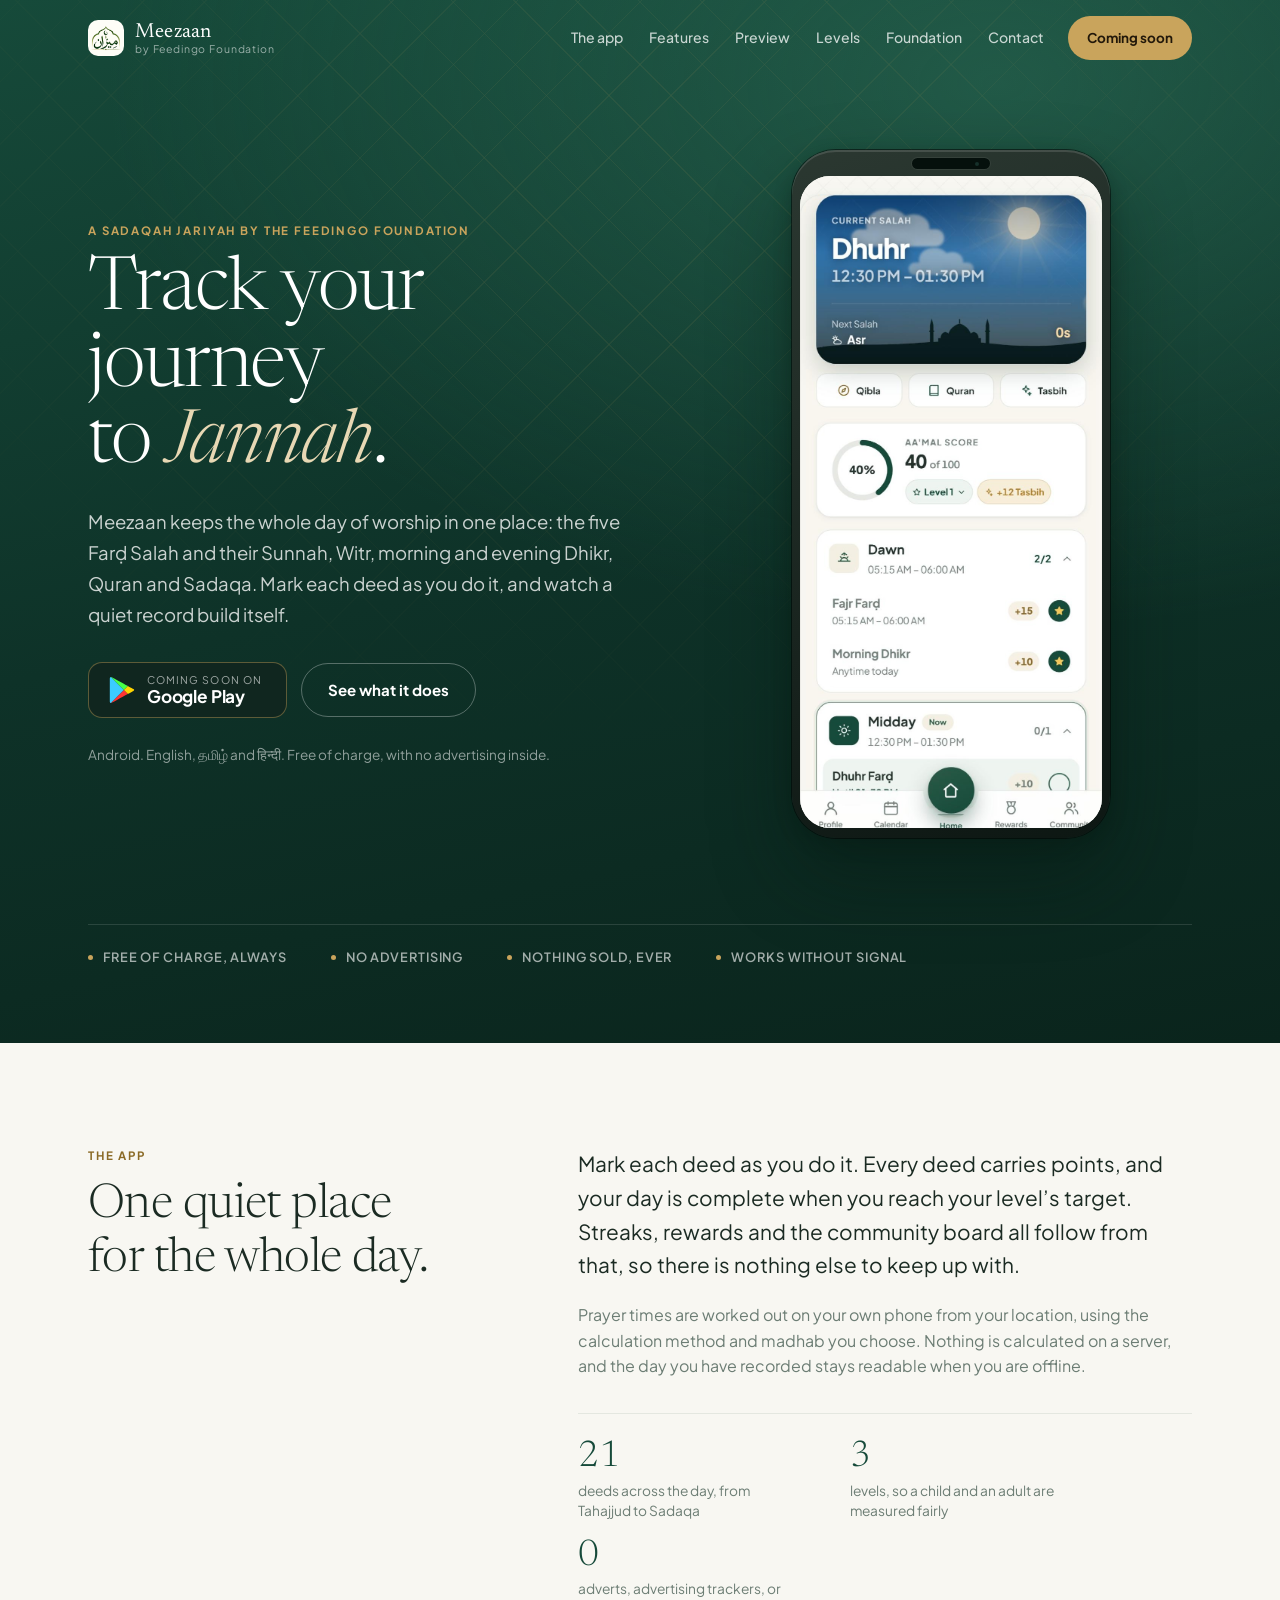
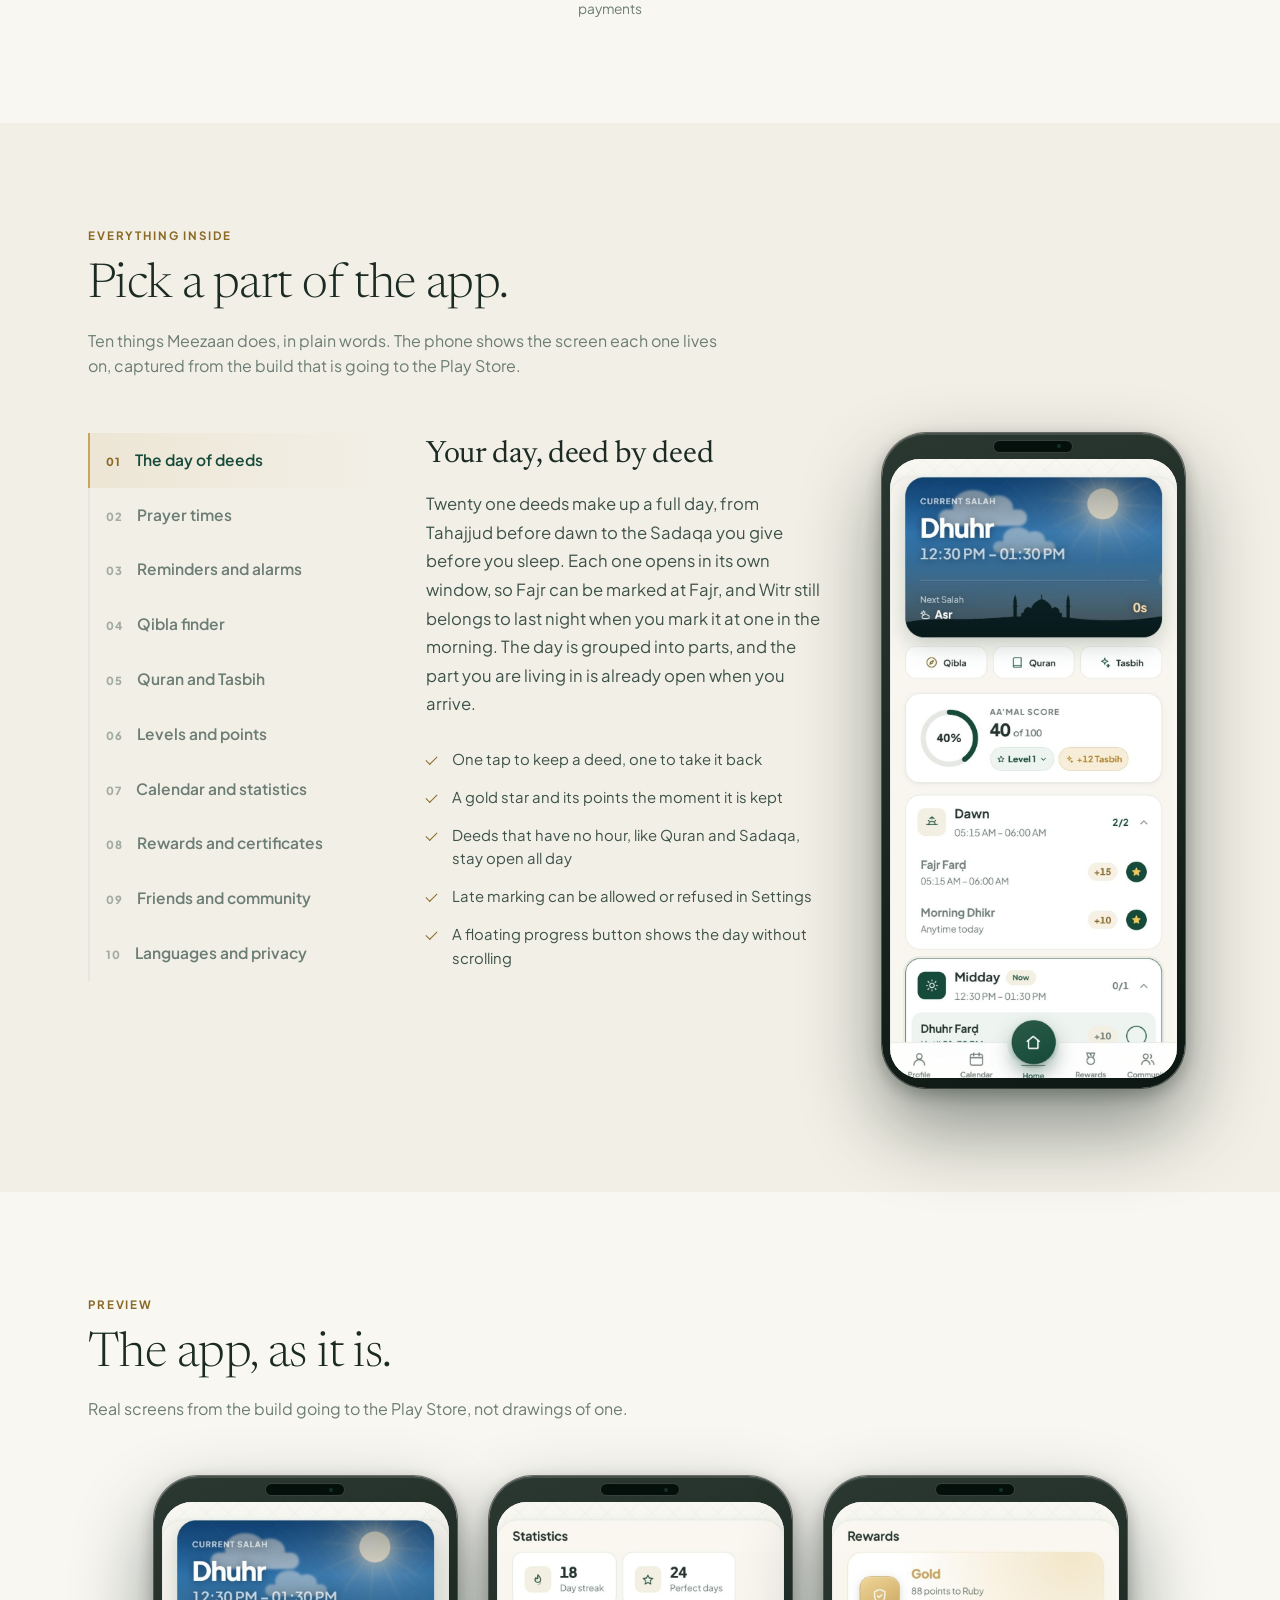
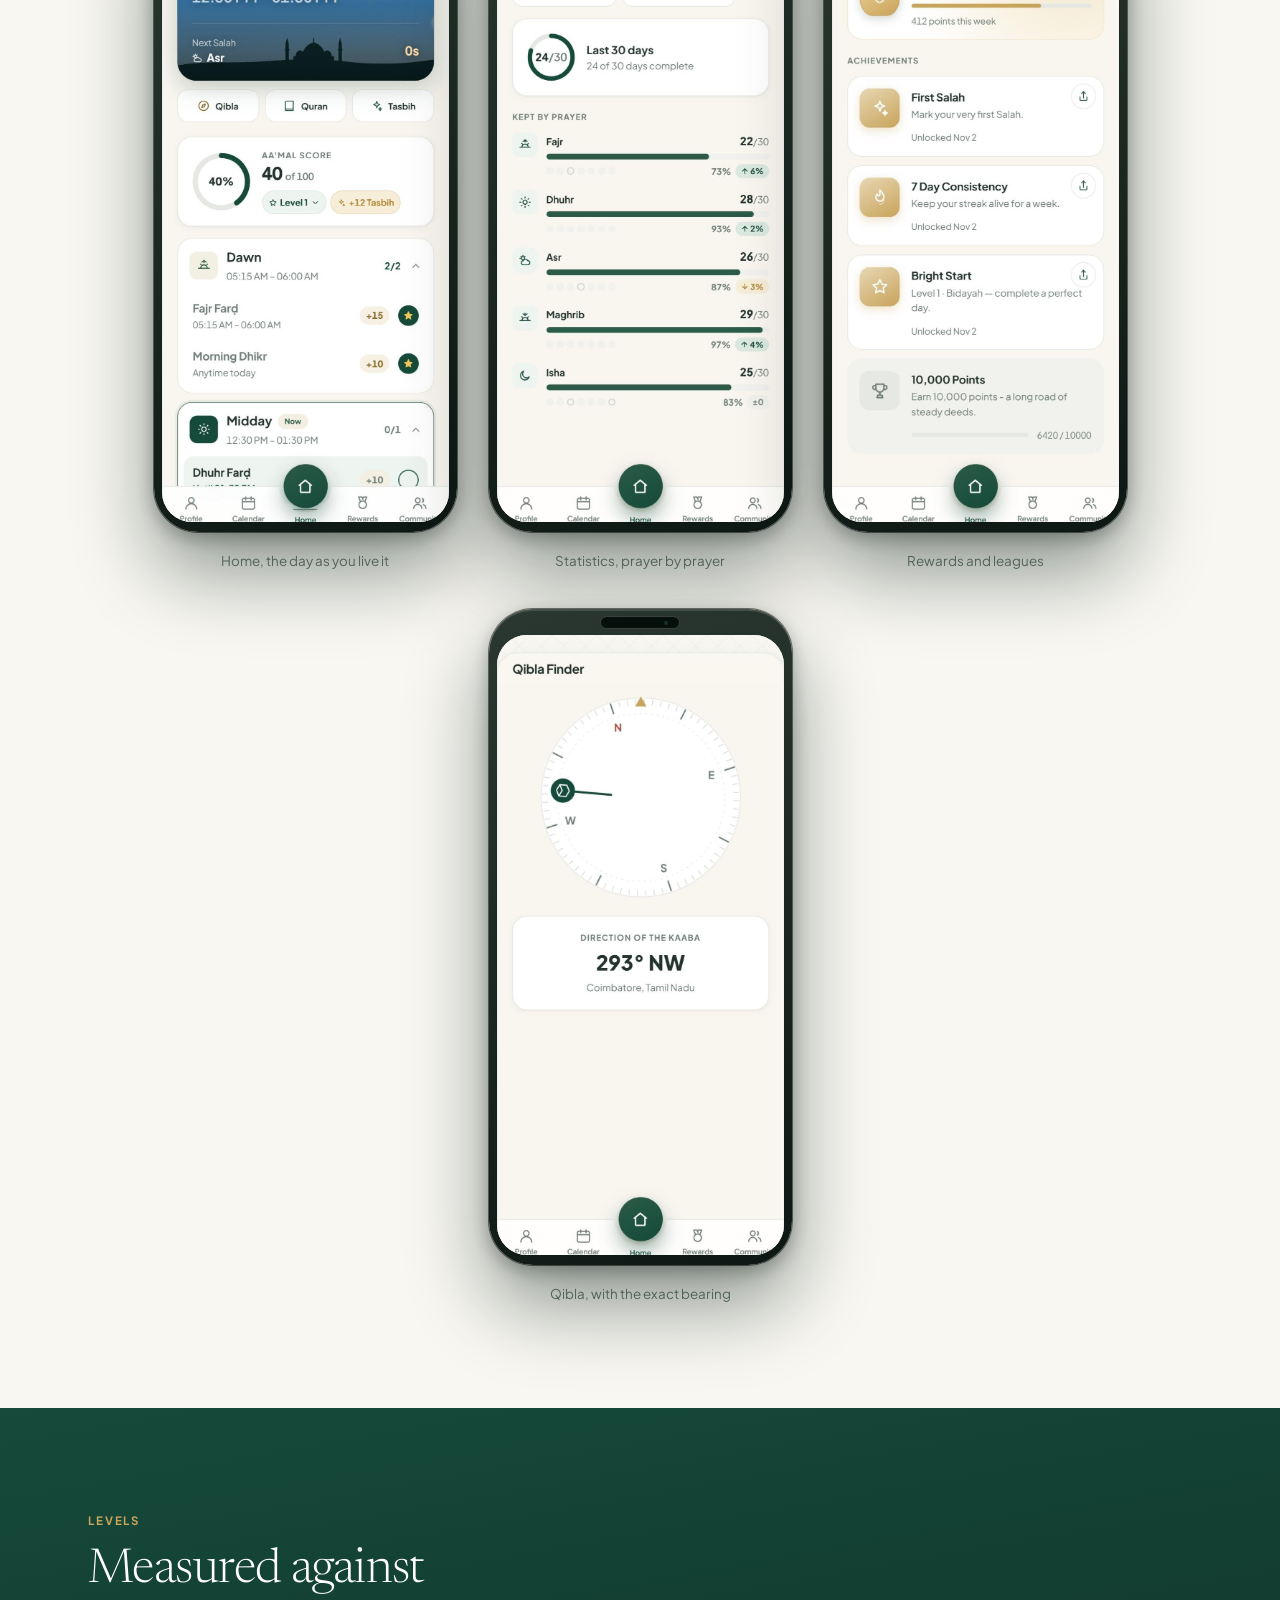
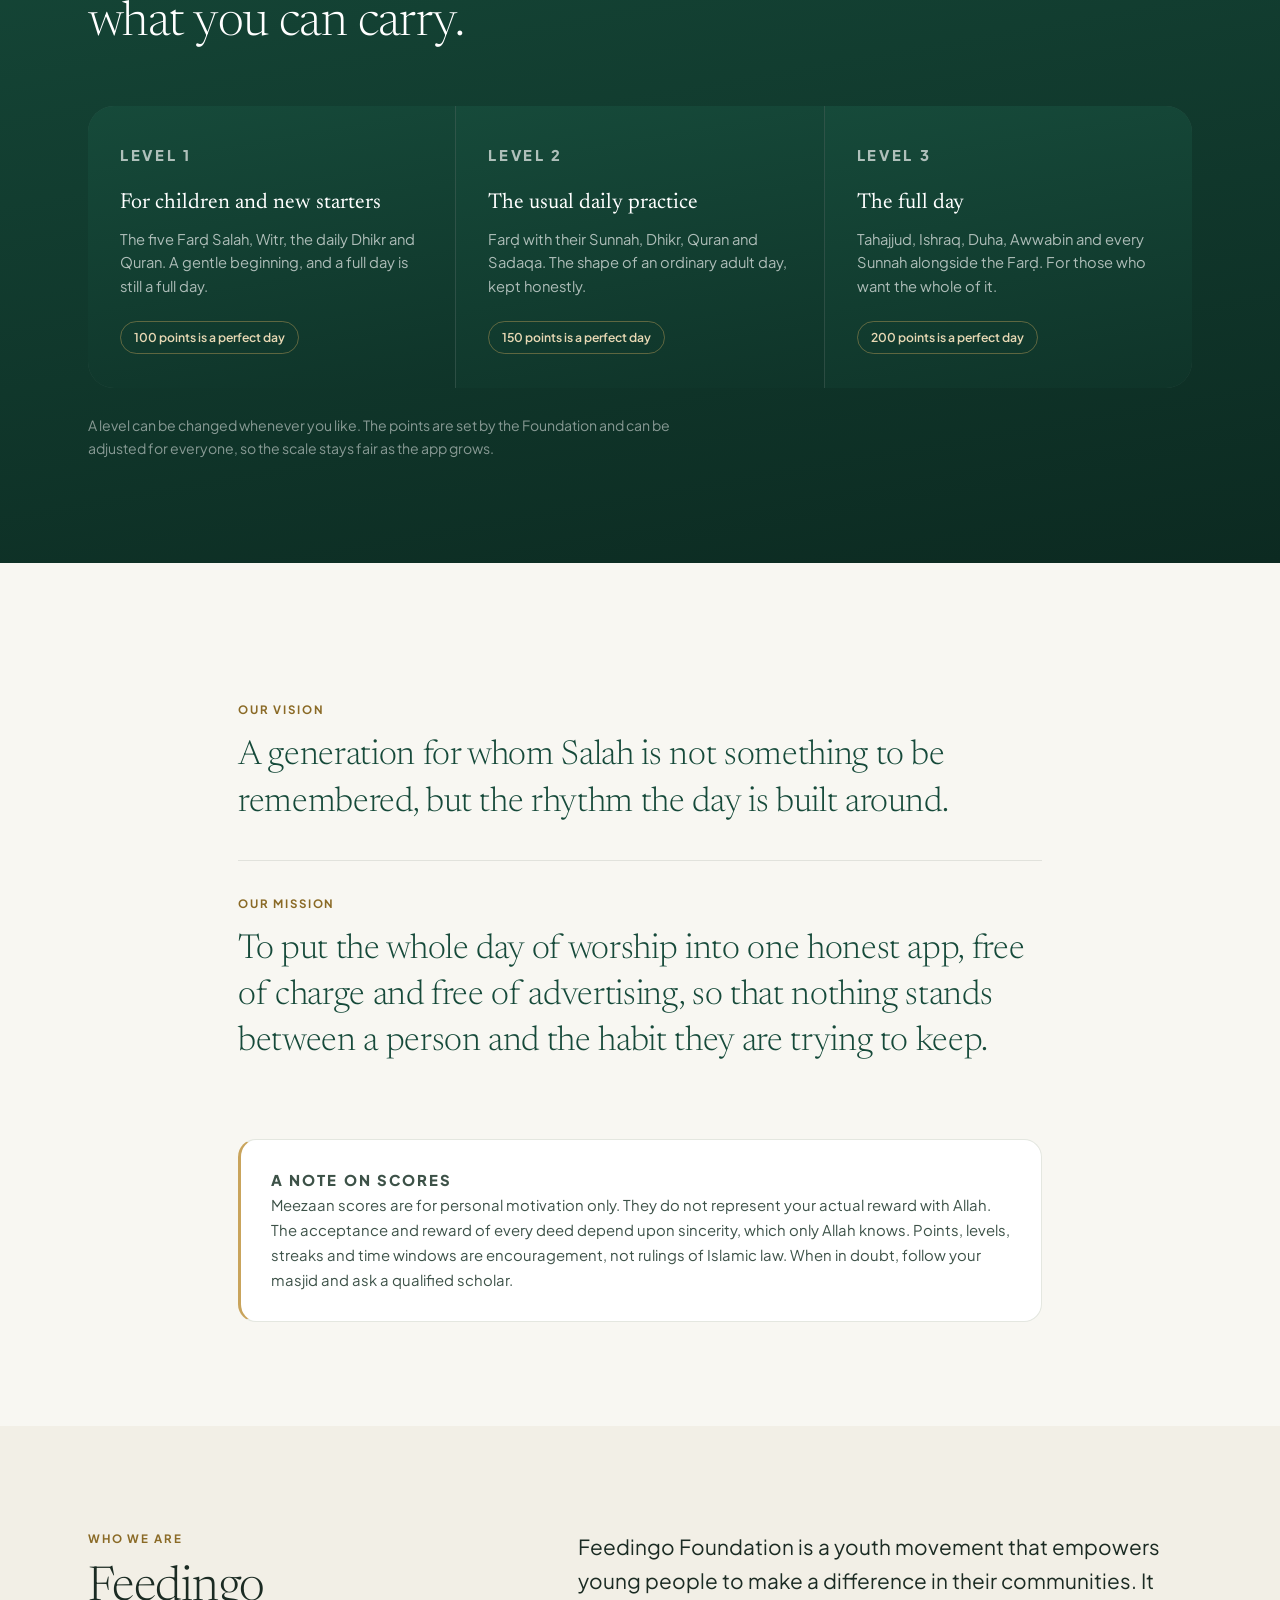
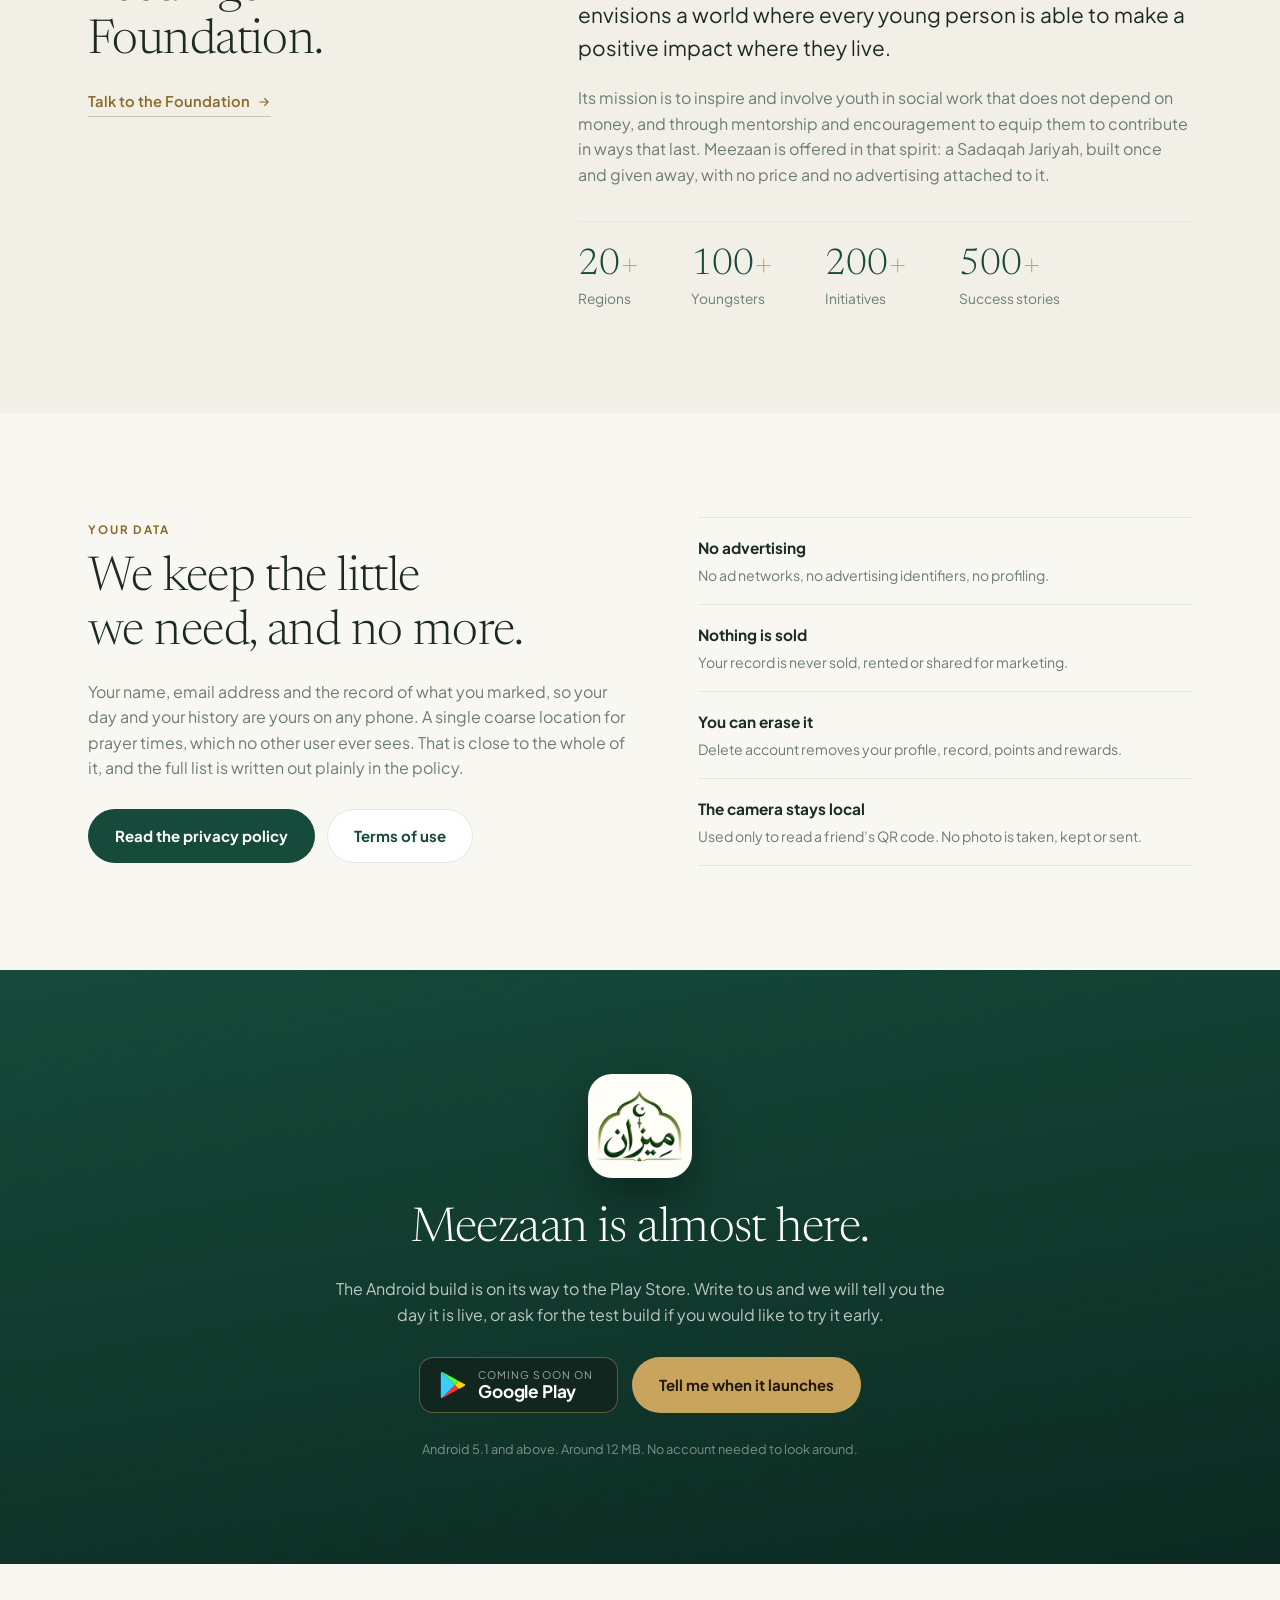
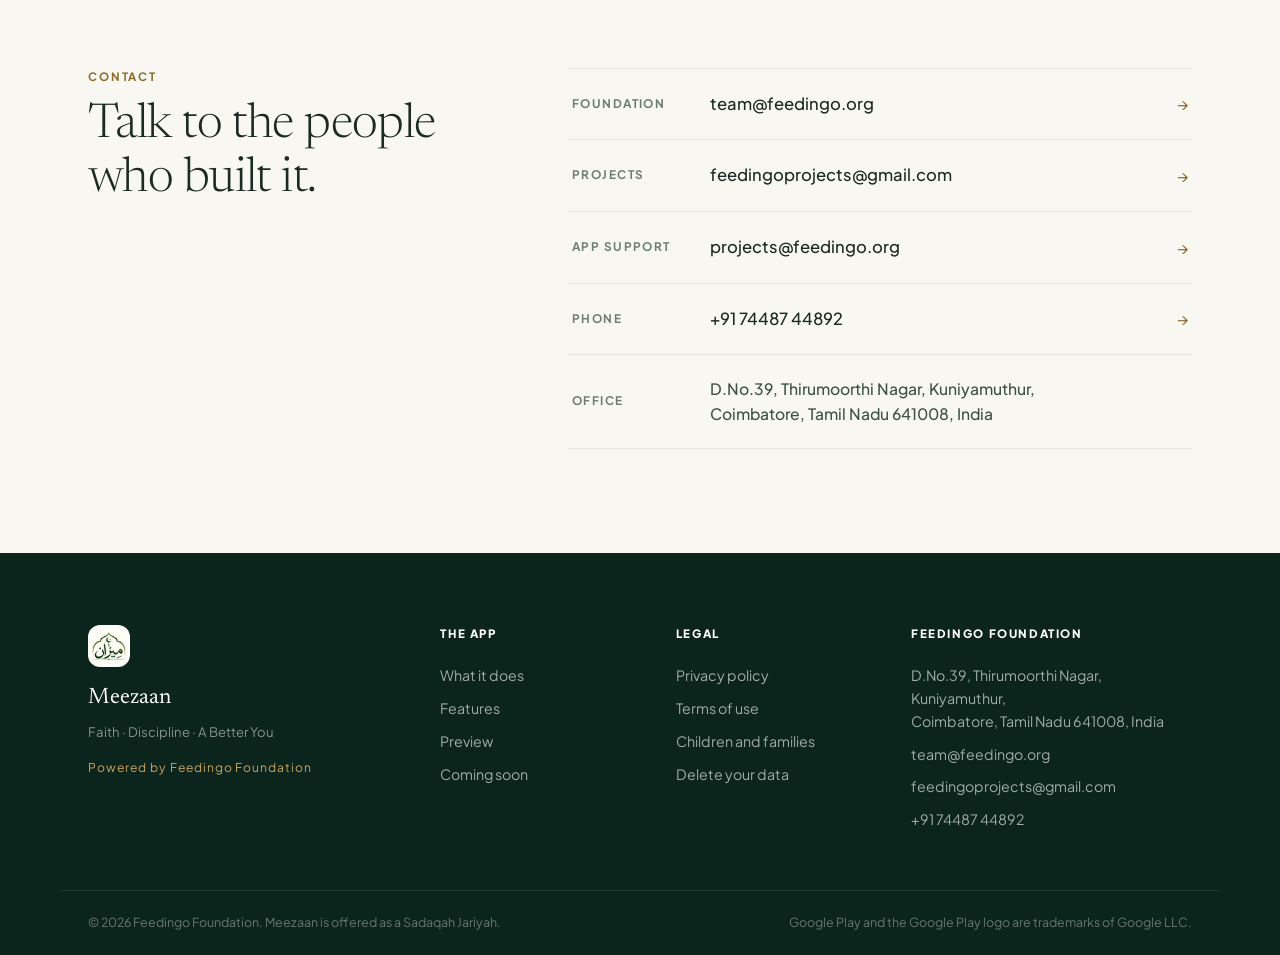
<file: index.html>
<!doctype html>
<html lang="en">
<head>
<meta charset="utf-8" />
<meta name="viewport" content="width=device-width, initial-scale=1" />
<title>Meezaan · Track your journey to Jannah</title>
<meta name="description" content="Meezaan keeps your daily worship in one place: the Farḍ Salah and their Sunnah, Witr, morning and evening Dhikr, Quran and Sadaqa. Free, without advertising, offered as a Sadaqah Jariyah by the Feedingo Foundation." />
<link rel="canonical" href="https://feedingo.org/" />
<link rel="icon" href="assets/favicon.png" type="image/png" />
<link rel="apple-touch-icon" href="assets/app-icon.png" />
<meta property="og:title" content="Meezaan · Track your journey to Jannah" />
<meta property="og:description" content="One quiet place for the whole day of worship. Free, without advertising, by the Feedingo Foundation." />
<meta property="og:type" content="website" />
<meta property="og:image" content="https://feedingo.org/assets/app-icon.png" />
<meta name="theme-color" content="#0e3228" />
<link rel="preconnect" href="https://fonts.googleapis.com" />
<link rel="preconnect" href="https://fonts.gstatic.com" crossorigin />
<link href="https://fonts.googleapis.com/css2?family=Newsreader:ital,opsz,wght@0,6..72,300;0,6..72,400;0,6..72,500;1,6..72,300;1,6..72,400&family=Plus+Jakarta+Sans:wght@400;500;600;700;800&display=swap" rel="stylesheet" />
<link rel="stylesheet" href="assets/styles.css" />
</head>
<body>

<a class="skip" href="#main">Skip to content</a>

<header class="nav" id="nav">
  <div class="shell nav__inner">
    <a class="brand" href="./" aria-label="Meezaan, home">
      <img src="assets/logo.png" alt="" width="36" height="36" />
      <span class="brand__text">
        <strong>Meezaan</strong>
        <small>by Feedingo Foundation</small>
      </span>
    </a>

    <nav class="nav__links" aria-label="Sections">
      <a href="#app">The app</a>
      <a href="#inside">Features</a>
      <a href="#preview">Preview</a>
      <a href="#levels">Levels</a>
      <a href="#foundation">Foundation</a>
      <a href="#contact">Contact</a>
    </nav>

    <a class="btn btn--sm btn--gold" href="#get">Coming soon</a>

    <button class="nav__burger" type="button" aria-label="Menu" aria-expanded="false" aria-controls="drawer">
      <span></span><span></span>
    </button>
  </div>
  <div class="nav__drawer" id="drawer" hidden>
    <a href="#app">The app</a>
    <a href="#inside">Features</a>
    <a href="#preview">Preview</a>
    <a href="#levels">Levels</a>
    <a href="#foundation">Foundation</a>
    <a href="#contact">Contact</a>
    <a href="privacy/">Privacy policy</a>
    <a href="terms/">Terms of use</a>
  </div>
</header>

<main id="main">

  <!-- ─────────────────────────── Hero ─────────────────────────── -->
  <section class="hero">
    <div class="hero__veil" aria-hidden="true"></div>
    <div class="shell hero__inner">
      <div class="hero__copy reveal">
        <p class="eyebrow eyebrow--light">A Sadaqah Jariyah by the Feedingo Foundation</p>
        <h1 class="display">Track your journey<br />to <em>Jannah</em>.</h1>
        <p class="lede">
          Meezaan keeps the whole day of worship in one place: the five Farḍ Salah and their
          Sunnah, Witr, morning and evening Dhikr, Quran and Sadaqa. Mark each deed as you do
          it, and watch a quiet record build itself.
        </p>

        <div class="hero__cta">
          <a class="store" href="#get">
            <img src="assets/google-play-mark.svg" alt="" width="26" height="26" />
            <span>
              <small>Coming soon on</small>
              <strong>Google Play</strong>
            </span>
          </a>
          <a class="btn btn--ghost" href="#inside">See what it does</a>
        </div>

        <p class="hero__note">
          Android. English, தமிழ் and हिन्दी. Free of charge, with no advertising inside.
        </p>
      </div>

      <div class="hero__device reveal" data-delay="1">
        <div class="phone phone--hero">
          <div class="phone__frame">
            <span class="phone__notch" aria-hidden="true"></span>
            <img src="assets/shots/home.jpg" alt="The Meezaan home screen: the current Salah, the day's score and the list of deeds." width="800" height="1727" />
          </div>
        </div>
      </div>
    </div>

    <div class="shell">
      <ul class="pledge reveal">
        <li>Free of charge, always</li>
        <li>No advertising</li>
        <li>Nothing sold, ever</li>
        <li>Works without signal</li>
      </ul>
    </div>
  </section>

  <!-- ─────────────────────────── What it is ─────────────────────────── -->
  <section class="section" id="app">
    <div class="shell split">
      <div class="split__aside reveal">
        <p class="eyebrow">The app</p>
        <h2 class="h2">One quiet place<br />for the whole day.</h2>
      </div>
      <div class="split__main reveal" data-delay="1">
        <p class="big">
          Mark each deed as you do it. Every deed carries points, and your day is complete when
          you reach your level’s target. Streaks, rewards and the community board all follow
          from that, so there is nothing else to keep up with.
        </p>
        <p class="muted">
          Prayer times are worked out on your own phone from your location, using the
          calculation method and madhab you choose. Nothing is calculated on a server, and the
          day you have recorded stays readable when you are offline.
        </p>
        <dl class="facts">
          <div><dt>21</dt><dd>deeds across the day, from Tahajjud to Sadaqa</dd></div>
          <div><dt>3</dt><dd>levels, so a child and an adult are measured fairly</dd></div>
          <div><dt>0</dt><dd>adverts, advertising trackers, or payments</dd></div>
        </dl>
      </div>
    </div>
  </section>

  <!-- ─────────────────────────── Feature explorer ─────────────────────────── -->
  <section class="section section--tint" id="inside">
    <div class="shell">
      <div class="section__head reveal">
        <p class="eyebrow">Everything inside</p>
        <h2 class="h2">Pick a part of the app.</h2>
        <p class="muted section__sub">
          Ten things Meezaan does, in plain words. The phone shows the screen each one lives on,
          captured from the build that is going to the Play Store.
        </p>
      </div>

      <div class="explorer reveal" data-delay="1">
        <div class="explorer__tabs" role="tablist" aria-label="Features">
          <button class="xtab" role="tab" id="t-day" aria-controls="p-day" aria-selected="true" data-shot="home">
            <span class="xtab__n">01</span><span class="xtab__t">The day of deeds</span>
          </button>
          <button class="xtab" role="tab" id="t-times" aria-controls="p-times" aria-selected="false" data-shot="home" tabindex="-1">
            <span class="xtab__n">02</span><span class="xtab__t">Prayer times</span>
          </button>
          <button class="xtab" role="tab" id="t-alarm" aria-controls="p-alarm" aria-selected="false" data-shot="home" tabindex="-1">
            <span class="xtab__n">03</span><span class="xtab__t">Reminders and alarms</span>
          </button>
          <button class="xtab" role="tab" id="t-qibla" aria-controls="p-qibla" aria-selected="false" data-shot="qibla" tabindex="-1">
            <span class="xtab__n">04</span><span class="xtab__t">Qibla finder</span>
          </button>
          <button class="xtab" role="tab" id="t-quran" aria-controls="p-quran" aria-selected="false" data-shot="home" tabindex="-1">
            <span class="xtab__n">05</span><span class="xtab__t">Quran and Tasbih</span>
          </button>
          <button class="xtab" role="tab" id="t-levels" aria-controls="p-levels" aria-selected="false" data-shot="home" tabindex="-1">
            <span class="xtab__n">06</span><span class="xtab__t">Levels and points</span>
          </button>
          <button class="xtab" role="tab" id="t-cal" aria-controls="p-cal" aria-selected="false" data-shot="stats" tabindex="-1">
            <span class="xtab__n">07</span><span class="xtab__t">Calendar and statistics</span>
          </button>
          <button class="xtab" role="tab" id="t-rewards" aria-controls="p-rewards" aria-selected="false" data-shot="rewards" tabindex="-1">
            <span class="xtab__n">08</span><span class="xtab__t">Rewards and certificates</span>
          </button>
          <button class="xtab" role="tab" id="t-friends" aria-controls="p-friends" aria-selected="false" data-shot="rewards" tabindex="-1">
            <span class="xtab__n">09</span><span class="xtab__t">Friends and community</span>
          </button>
          <button class="xtab" role="tab" id="t-care" aria-controls="p-care" aria-selected="false" data-shot="home" tabindex="-1">
            <span class="xtab__n">10</span><span class="xtab__t">Languages and privacy</span>
          </button>
        </div>

        <div class="explorer__panels">
          <div class="xpanel" role="tabpanel" id="p-day" aria-labelledby="t-day">
            <h3 class="h3">Your day, deed by deed</h3>
            <p>
              Twenty one deeds make up a full day, from Tahajjud before dawn to the Sadaqa you
              give before you sleep. Each one opens in its own window, so Fajr can be marked at
              Fajr, and Witr still belongs to last night when you mark it at one in the morning.
              The day is grouped into parts, and the part you are living in is already open when
              you arrive.
            </p>
            <ul class="ticks">
              <li>One tap to keep a deed, one to take it back</li>
              <li>A gold star and its points the moment it is kept</li>
              <li>Deeds that have no hour, like Quran and Sadaqa, stay open all day</li>
              <li>Late marking can be allowed or refused in Settings</li>
              <li>A floating progress button shows the day without scrolling</li>
            </ul>
          </div>

          <div class="xpanel" role="tabpanel" id="p-times" aria-labelledby="t-times" hidden>
            <h3 class="h3">Prayer times worked out on your phone</h3>
            <p>
              Times are calculated on the device itself from your coordinates, never fetched
              from a service. The card at the top of the home screen names the Salah you are in,
              how long is left of it, and what comes next, over a sky that follows the real sun
              from dawn to night.
            </p>
            <ul class="ticks">
              <li>Thirteen calculation methods, including Karachi, Umm al-Qura and ISNA</li>
              <li>Shafi or Hanafi for the Asr time</li>
              <li>A high latitude rule for places where night barely falls</li>
              <li>Twelve or twenty four hour clock, your choice</li>
              <li>A home screen widget with the next prayer, updated by the phone</li>
            </ul>
          </div>

          <div class="xpanel" role="tabpanel" id="p-alarm" aria-labelledby="t-alarm" hidden>
            <h3 class="h3">Called, not nagged</h3>
            <p>
              Every reminder is scheduled on the phone, so it arrives with no signal and nothing
              is sent from a server. For the Farḍ prayers you can choose a full alarm screen
              that opens over the lock screen the way a clock alarm does, with the time, the
              prayer, and a snooze.
            </p>
            <ul class="ticks">
              <li>Silent, a notification, or a full alarm, chosen per deed</li>
              <li>Exact alarms, so a reminder is not held back by the system</li>
              <li>Reminders survive a restart and a change of timezone</li>
              <li>Guided help for Xiaomi, Vivo, Oppo and other strict battery managers</li>
              <li>Nothing is tracked: we never learn whether you opened one</li>
            </ul>
          </div>

          <div class="xpanel" role="tabpanel" id="p-qibla" aria-labelledby="t-qibla" hidden>
            <h3 class="h3">Which way to face</h3>
            <p>
              A compass that turns with the phone and points at the Kaaba, with the exact
              bearing written underneath. When a phone has no reliable magnetometer, or the
              reading wanders, the bearing alone is still correct and can be used with any
              ordinary compass.
            </p>
            <ul class="ticks">
              <li>Live dial, calmed so it does not spin at north</li>
              <li>The bearing in degrees, with the nearest cardinal point</li>
              <li>Works from the location already saved for your prayer times</li>
              <li>One tap from the home screen, next to the Quran and the tasbih</li>
            </ul>
          </div>

          <div class="xpanel" role="tabpanel" id="p-quran" aria-labelledby="t-quran" hidden>
            <h3 class="h3">Quran, and the tasbih after Salah</h3>
            <p>
              The Quran reader carries the Arabic text with a translation in your language and
              recitation you can listen to. The Daily Tasbih counts the six rounds that follow
              a prayer, keeps the count on the phone, and adds its own points to the day without
              taking anything away from the Salah.
            </p>
            <ul class="ticks">
              <li>Surah by surah, with translation and audio recitation</li>
              <li>Six rounds a day: SubhanAllah, Alhamdulillah, Allahu Akbar and more</li>
              <li>A gentle vibration at the end of each round</li>
              <li>Counting happens on the phone: no counts are uploaded, only the day's mark</li>
            </ul>
          </div>

          <div class="xpanel" role="tabpanel" id="p-levels" aria-labelledby="t-levels" hidden>
            <h3 class="h3">Three levels, one honest measure</h3>
            <p>
              A child keeping five prayers and an adult keeping every Sunnah should both be able
              to finish a day. Level 1 asks for the Farḍ, Witr, the daily Dhikr and Quran.
              Level 2 adds the Sunnah and Sadaqa. Level 3 is the whole day, Tahajjud included.
              You can move between them whenever you like.
            </p>
            <ul class="ticks">
              <li>Each level has its own target: a perfect day is a perfect day at any level</li>
              <li>A level is kept for a week before it can be changed again</li>
              <li>Points are set centrally and can be corrected without a new app release</li>
              <li>Days already recorded keep the score they were marked with</li>
            </ul>
          </div>

          <div class="xpanel" role="tabpanel" id="p-cal" aria-labelledby="t-cal" hidden>
            <h3 class="h3">The month, and where it went</h3>
            <p>
              The calendar shows every day of the month at a glance, full, partial or empty, in
              both the Hijri and the ordinary reckoning. Open any day to see exactly what was
              kept. The statistics screen turns that into the truth about your habits: which
              prayer slips, which holds, and how the month compares with the last one.
            </p>
            <ul class="ticks">
              <li>Hijri dates and the months that matter, Ramadan marked</li>
              <li>Any past day can be reopened and read</li>
              <li>Kept percentages for each prayer, with last week beside them</li>
              <li>Streaks, perfect days, total points and the tasbih, all counted</li>
              <li>A start date, so the record begins the day you joined and not before</li>
            </ul>
          </div>

          <div class="xpanel" role="tabpanel" id="p-rewards" aria-labelledby="t-rewards" hidden>
            <h3 class="h3">Something to keep for the effort</h3>
            <p>
              Twenty two achievements mark the milestones: the first Salah, a week held, a
              perfect day at your level, ten thousand points. Each one unlocks a certificate you
              can save or send, drawn by the app itself. Leagues run alongside, from Bronze to
              Platinum, and reset so that nobody is left behind forever.
            </p>
            <ul class="ticks">
              <li>Certificates drawn at full resolution, ready to share</li>
              <li>A league badge that moves with the points of the week</li>
              <li>Locked achievements still show how far along you are</li>
              <li>An unlock is celebrated once, in the app, and never pushed at you again</li>
            </ul>
          </div>

          <div class="xpanel" role="tabpanel" id="p-friends" aria-labelledby="t-friends" hidden>
            <h3 class="h3">Keep good company</h3>
            <p>
              Add a friend by scanning the code on their phone, or send them a card carrying
              yours. You see each other’s level, streak and standing. You do not see, and cannot
              see, their email address, phone number, date of birth, city or location. The
              community board is optional and can be left in a single tap.
            </p>
            <ul class="ticks">
              <li>Friend codes by QR, from the camera or from a photo someone sent</li>
              <li>Requests, with a quiet notification when one arrives</li>
              <li>A friend's profile: their streak, their league, their recent days</li>
              <li>Leave the board whenever you like and your name disappears from it</li>
            </ul>
          </div>

          <div class="xpanel" role="tabpanel" id="p-care" aria-labelledby="t-care" hidden>
            <h3 class="h3">Your language, and your data</h3>
            <p>
              Meezaan speaks English, Tamil and Hindi, and the whole app moves with it, down to
              the names of the deeds. What it keeps about you is the little it needs to show
              your day on any phone, and the policy says so in plain words rather than in
              paragraphs of law.
            </p>
            <ul class="ticks">
              <li>English, தமிழ் and हिन्दी, switched in Settings</li>
              <li>Works offline: your day is marked now and sent when the signal returns</li>
              <li>Delete account removes your profile, your record, your points and rewards</li>
              <li>No advertising, no advertising identifiers, nothing sold to anybody</li>
              <li>A first run tour that shows you around, once</li>
            </ul>
            <p class="xpanel__links">
              <a class="link" href="privacy/">Read the privacy policy</a>
              <a class="link" href="terms/">Terms of use</a>
            </p>
          </div>
        </div>

        <div class="explorer__device">
          <div class="phone">
            <div class="phone__frame">
              <span class="phone__notch" aria-hidden="true"></span>
              <img id="xshot" src="assets/shots/home.jpg" alt="The screen this feature lives on" width="800" height="1727" />
            </div>
          </div>
        </div>
      </div>
    </div>
  </section>

  <!-- ─────────────────────────── Preview ─────────────────────────── -->
  <section class="section" id="preview">
    <div class="shell">
      <div class="section__head reveal">
        <p class="eyebrow">Preview</p>
        <h2 class="h2">The app, as it is.</h2>
        <p class="muted section__sub">
          Real screens from the build going to the Play Store, not drawings of one.
        </p>
      </div>

      <div class="gallery">
        <figure class="gallery__item reveal">
          <div class="phone">
            <div class="phone__frame">
              <span class="phone__notch" aria-hidden="true"></span>
              <img src="assets/shots/home.jpg" alt="Home: the current Salah, the day's score and the deeds" width="800" height="1727" loading="lazy" />
            </div>
          </div>
          <figcaption>Home, the day as you live it</figcaption>
        </figure>

        <figure class="gallery__item gallery__item--lift reveal" data-delay="1">
          <div class="phone">
            <div class="phone__frame">
              <span class="phone__notch" aria-hidden="true"></span>
              <img src="assets/shots/stats.jpg" alt="Statistics: streak, perfect days and how each prayer was kept" width="800" height="1727" loading="lazy" />
            </div>
          </div>
          <figcaption>Statistics, prayer by prayer</figcaption>
        </figure>

        <figure class="gallery__item reveal" data-delay="2">
          <div class="phone">
            <div class="phone__frame">
              <span class="phone__notch" aria-hidden="true"></span>
              <img src="assets/shots/rewards.jpg" alt="Rewards: the league card and unlocked achievements" width="800" height="1727" loading="lazy" />
            </div>
          </div>
          <figcaption>Rewards and leagues</figcaption>
        </figure>

        <figure class="gallery__item gallery__item--lift reveal" data-delay="1">
          <div class="phone">
            <div class="phone__frame">
              <span class="phone__notch" aria-hidden="true"></span>
              <img src="assets/shots/qibla.jpg" alt="Qibla finder: a compass pointing to the Kaaba with the exact bearing" width="800" height="1727" loading="lazy" />
            </div>
          </div>
          <figcaption>Qibla, with the exact bearing</figcaption>
        </figure>
      </div>
    </div>
  </section>

  <!-- ─────────────────────────── Levels ─────────────────────────── -->
  <section class="section section--dark" id="levels">
    <div class="shell">
      <div class="section__head reveal">
        <p class="eyebrow eyebrow--light">Levels</p>
        <h2 class="h2 h2--light">Measured against<br />what you can carry.</h2>
      </div>
      <ol class="levels reveal">
        <li>
          <p class="levels__n">Level 1</p>
          <h3>For children and new starters</h3>
          <p>The five Farḍ Salah, Witr, the daily Dhikr and Quran. A gentle beginning, and a full day is still a full day.</p>
          <span class="levels__target">100 points is a perfect day</span>
        </li>
        <li>
          <p class="levels__n">Level 2</p>
          <h3>The usual daily practice</h3>
          <p>Farḍ with their Sunnah, Dhikr, Quran and Sadaqa. The shape of an ordinary adult day, kept honestly.</p>
          <span class="levels__target">150 points is a perfect day</span>
        </li>
        <li>
          <p class="levels__n">Level 3</p>
          <h3>The full day</h3>
          <p>Tahajjud, Ishraq, Duha, Awwabin and every Sunnah alongside the Farḍ. For those who want the whole of it.</p>
          <span class="levels__target">200 points is a perfect day</span>
        </li>
      </ol>
      <p class="levels__note reveal">
        A level can be changed whenever you like. The points are set by the Foundation and can
        be adjusted for everyone, so the scale stays fair as the app grows.
      </p>
    </div>
  </section>

  <!-- ─────────────────────────── Purpose ─────────────────────────── -->
  <section class="section" id="purpose">
    <div class="shell purpose">
      <div class="purpose__block reveal">
        <p class="eyebrow">Our vision</p>
        <p class="quote">
          A generation for whom Salah is not something to be remembered,
          but the rhythm the day is built around.
        </p>
      </div>
      <div class="purpose__block reveal" data-delay="1">
        <p class="eyebrow">Our mission</p>
        <p class="quote">
          To put the whole day of worship into one honest app, free of charge and free of
          advertising, so that nothing stands between a person and the habit they are trying
          to keep.
        </p>
      </div>
      <div class="note reveal">
        <p class="note__title">A note on scores</p>
        <p>
          Meezaan scores are for personal motivation only. They do not represent your actual
          reward with Allah. The acceptance and reward of every deed depend upon sincerity,
          which only Allah knows. Points, levels, streaks and time windows are encouragement,
          not rulings of Islamic law. When in doubt, follow your masjid and ask a qualified
          scholar.
        </p>
      </div>
    </div>
  </section>

  <!-- ─────────────────────────── Foundation ─────────────────────────── -->
  <section class="section section--tint" id="foundation">
    <div class="shell split">
      <div class="split__aside reveal">
        <p class="eyebrow">Who we are</p>
        <h2 class="h2">Feedingo<br />Foundation.</h2>
        <a class="link" href="#contact">
          Talk to the Foundation
          <svg viewBox="0 0 24 24" width="14" height="14" aria-hidden="true"><path d="M5 12h14m-6-6 6 6-6 6" fill="none" stroke="currentColor" stroke-width="2" stroke-linecap="round" stroke-linejoin="round"/></svg>
        </a>
      </div>
      <div class="split__main reveal" data-delay="1">
        <p class="big">
          Feedingo Foundation is a youth movement that empowers young people to make a
          difference in their communities. It envisions a world where every young person is
          able to make a positive impact where they live.
        </p>
        <p class="muted">
          Its mission is to inspire and involve youth in social work that does not depend on
          money, and through mentorship and encouragement to equip them to contribute in ways
          that last. Meezaan is offered in that spirit: a Sadaqah Jariyah, built once and given
          away, with no price and no advertising attached to it.
        </p>
        <dl class="facts facts--four">
          <div><dt>20<span>+</span></dt><dd>Regions</dd></div>
          <div><dt>100<span>+</span></dt><dd>Youngsters</dd></div>
          <div><dt>200<span>+</span></dt><dd>Initiatives</dd></div>
          <div><dt>500<span>+</span></dt><dd>Success stories</dd></div>
        </dl>
      </div>
    </div>
  </section>

  <!-- ─────────────────────────── Privacy promise ─────────────────────────── -->
  <section class="section" id="privacy">
    <div class="shell promise reveal">
      <div class="promise__text">
        <p class="eyebrow">Your data</p>
        <h2 class="h2">We keep the little<br />we need, and no more.</h2>
        <p class="muted">
          Your name, email address and the record of what you marked, so your day and your
          history are yours on any phone. A single coarse location for prayer times, which no
          other user ever sees. That is close to the whole of it, and the full list is written
          out plainly in the policy.
        </p>
        <div class="promise__links">
          <a class="btn btn--dark" href="privacy/">Read the privacy policy</a>
          <a class="btn btn--ghost btn--ghost-dark" href="terms/">Terms of use</a>
        </div>
      </div>
      <ul class="promise__list">
        <li><b>No advertising</b><span>No ad networks, no advertising identifiers, no profiling.</span></li>
        <li><b>Nothing is sold</b><span>Your record is never sold, rented or shared for marketing.</span></li>
        <li><b>You can erase it</b><span>Delete account removes your profile, record, points and rewards.</span></li>
        <li><b>The camera stays local</b><span>Used only to read a friend’s QR code. No photo is taken, kept or sent.</span></li>
      </ul>
    </div>
  </section>

  <!-- ─────────────────────────── Get it ─────────────────────────── -->
  <section class="section section--dark" id="get">
    <div class="shell get reveal">
      <img class="get__icon" src="assets/app-icon.png" alt="The Meezaan app icon" width="104" height="104" />
      <h2 class="h2 h2--light">Meezaan is almost here.</h2>
      <p class="get__sub">
        The Android build is on its way to the Play Store. Write to us and we will tell you the
        day it is live, or ask for the test build if you would like to try it early.
      </p>
      <div class="get__cta">
        <span class="store store--soon" aria-disabled="true">
          <img src="assets/google-play-mark.svg" alt="" width="26" height="26" />
          <span><small>Coming soon on</small><strong>Google Play</strong></span>
        </span>
        <a class="btn btn--gold" href="mailto:team@feedingo.org?subject=Meezaan%20launch">Tell me when it launches</a>
      </div>
      <p class="get__note">Android 5.1 and above. Around 12 MB. No account needed to look around.</p>
    </div>
  </section>

  <!-- ─────────────────────────── Contact ─────────────────────────── -->
  <section class="section" id="contact">
    <div class="shell contact">
      <div class="contact__head reveal">
        <p class="eyebrow">Contact</p>
        <h2 class="h2">Talk to the people<br />who built it.</h2>
      </div>
      <div class="contact__rows reveal" data-delay="1">
        <a class="crow" href="mailto:team@feedingo.org">
          <span class="crow__k">Foundation</span>
          <span class="crow__v">team@feedingo.org</span>
          <span class="crow__go" aria-hidden="true">→</span>
        </a>
        <a class="crow" href="mailto:feedingoprojects@gmail.com">
          <span class="crow__k">Projects</span>
          <span class="crow__v">feedingoprojects@gmail.com</span>
          <span class="crow__go" aria-hidden="true">→</span>
        </a>
        <a class="crow" href="mailto:projects@feedingo.org">
          <span class="crow__k">App support</span>
          <span class="crow__v">projects@feedingo.org</span>
          <span class="crow__go" aria-hidden="true">→</span>
        </a>
        <a class="crow" href="tel:+917448744892">
          <span class="crow__k">Phone</span>
          <span class="crow__v">+91 74487 44892</span>
          <span class="crow__go" aria-hidden="true">→</span>
        </a>
        <div class="crow crow--static">
          <span class="crow__k">Office</span>
          <span class="crow__v">
            D.No.39, Thirumoorthi Nagar, Kuniyamuthur,<br />
            Coimbatore, Tamil Nadu 641008, India
          </span>
        </div>
      </div>
    </div>
  </section>

</main>

<footer class="foot">
  <div class="shell foot__inner">
    <div class="foot__brand">
      <img src="assets/logo.png" alt="" width="42" height="42" />
      <p class="foot__name">Meezaan</p>
      <p class="foot__tag">Faith · Discipline · A Better You</p>
      <p class="foot__by">Powered by Feedingo Foundation</p>
    </div>

    <div class="foot__col">
      <p class="foot__h">The app</p>
      <a href="#app">What it does</a>
      <a href="#inside">Features</a>
      <a href="#preview">Preview</a>
      <a href="#get">Coming soon</a>
    </div>

    <div class="foot__col">
      <p class="foot__h">Legal</p>
      <a href="privacy/">Privacy policy</a>
      <a href="terms/">Terms of use</a>
      <a href="privacy/#children">Children and families</a>
      <a href="privacy/#delete">Delete your data</a>
    </div>

    <div class="foot__col foot__col--wide">
      <p class="foot__h">Feedingo Foundation</p>
      <address>
        D.No.39, Thirumoorthi Nagar, Kuniyamuthur,<br />
        Coimbatore, Tamil Nadu 641008, India
      </address>
      <a href="mailto:team@feedingo.org">team@feedingo.org</a>
      <a href="mailto:feedingoprojects@gmail.com">feedingoprojects@gmail.com</a>
      <a href="tel:+917448744892">+91 74487 44892</a>
    </div>
  </div>

  <div class="shell foot__base">
    <p>© 2026 Feedingo Foundation. Meezaan is offered as a Sadaqah Jariyah.</p>
    <p>Google Play and the Google Play logo are trademarks of Google LLC.</p>
  </div>
</footer>

<script src="assets/app.js" defer></script>
</body>
</html>
</file>
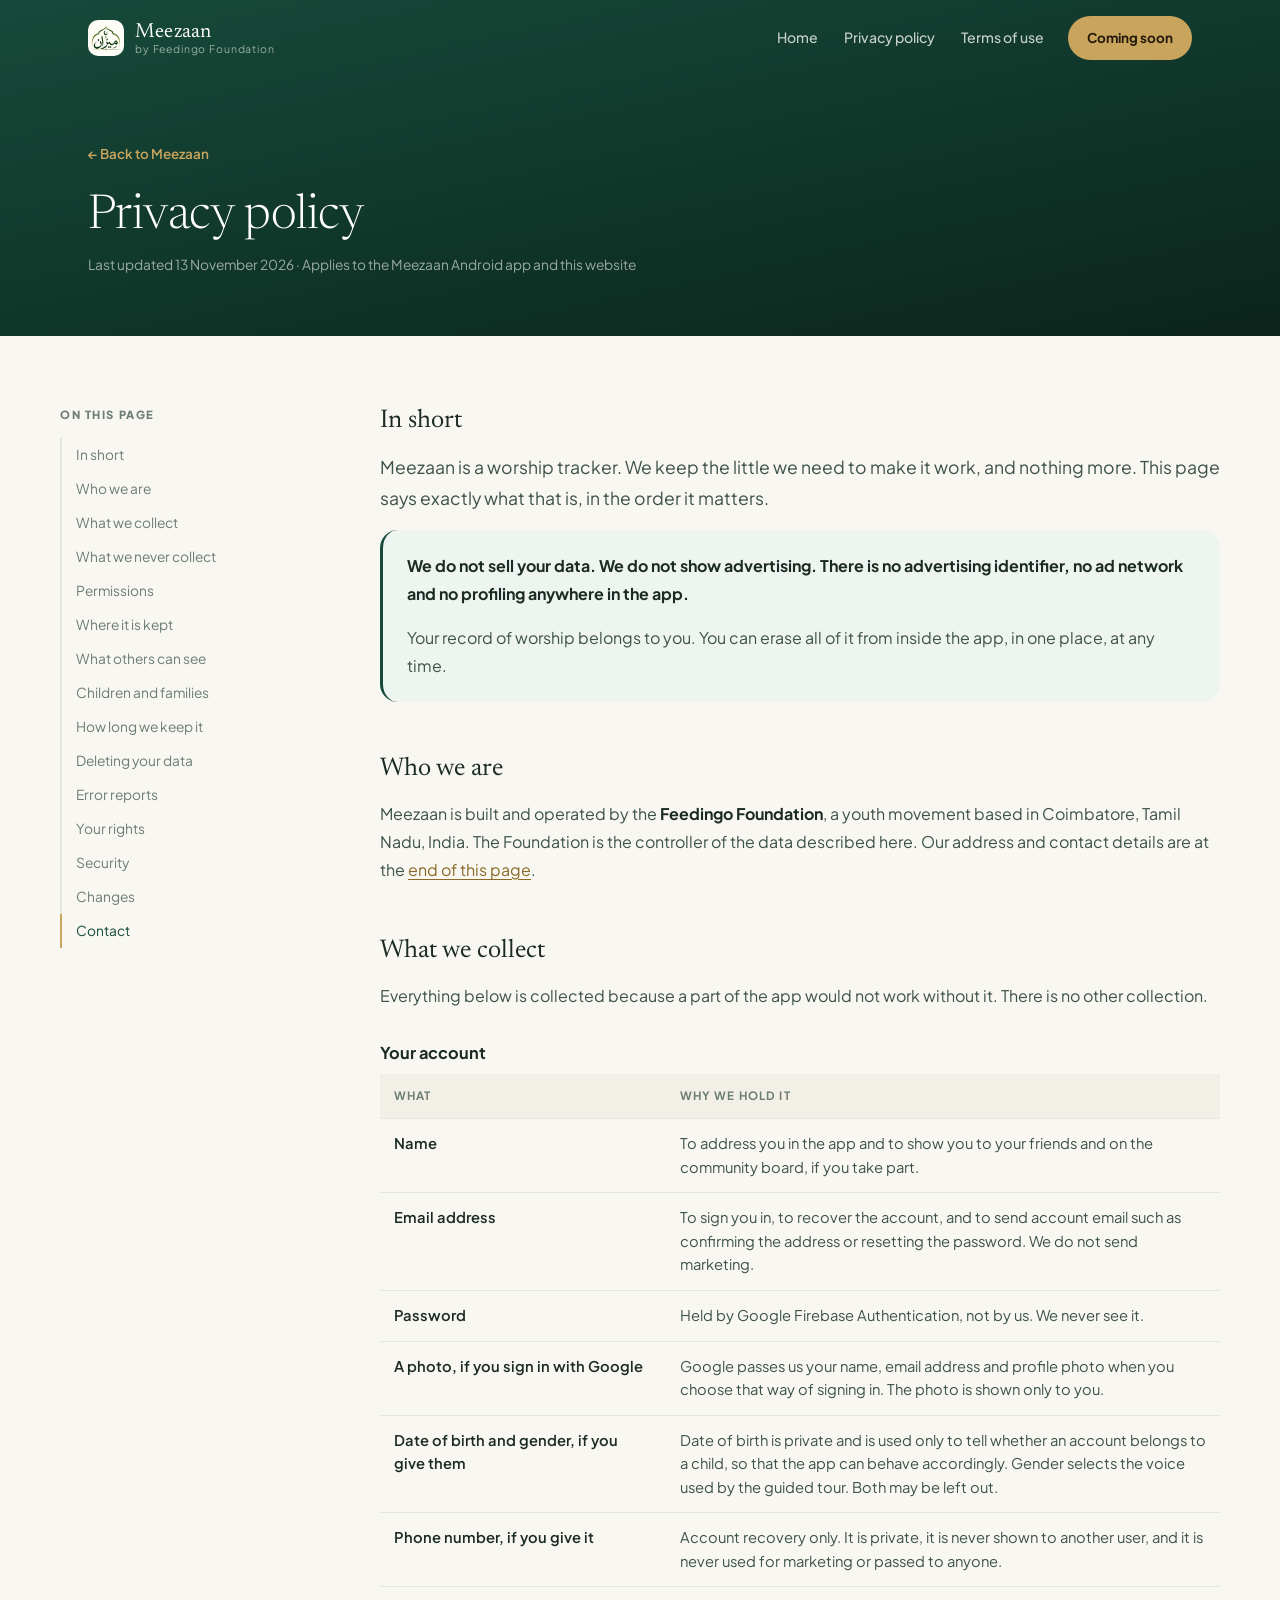
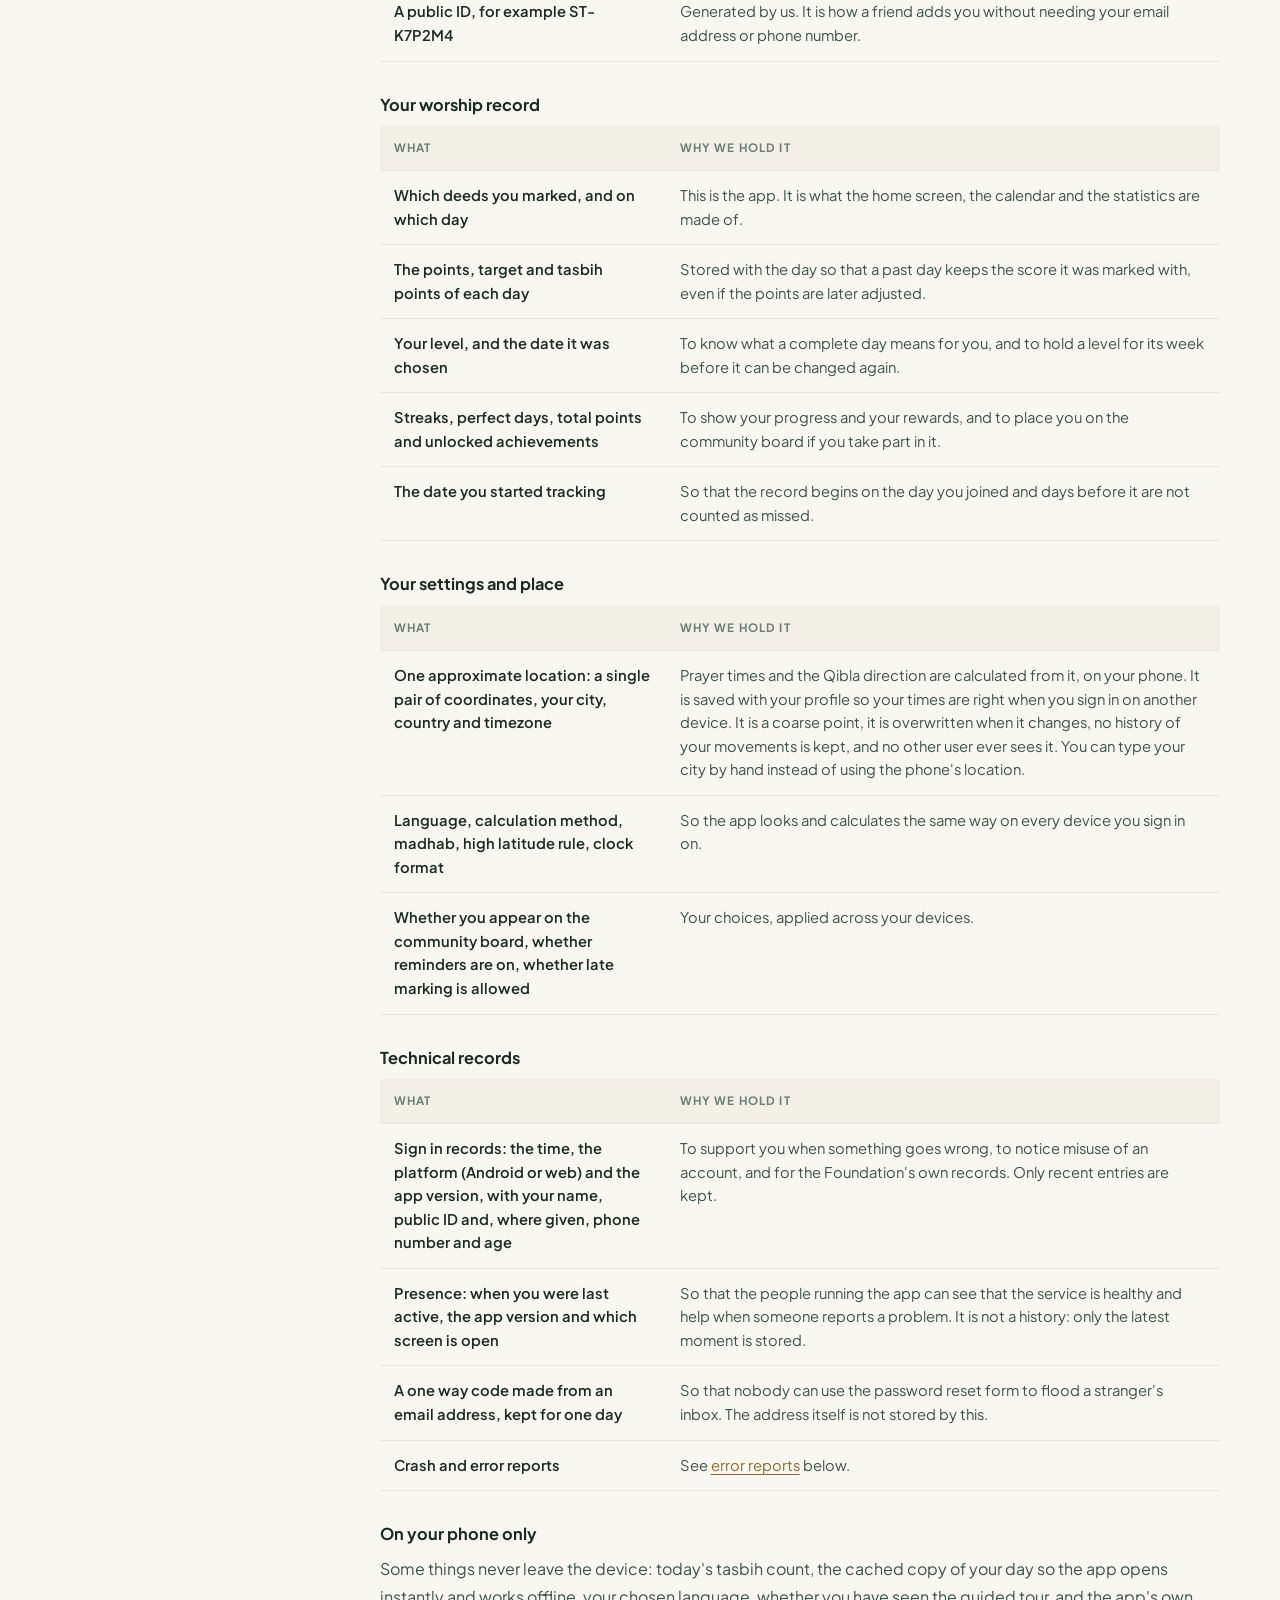
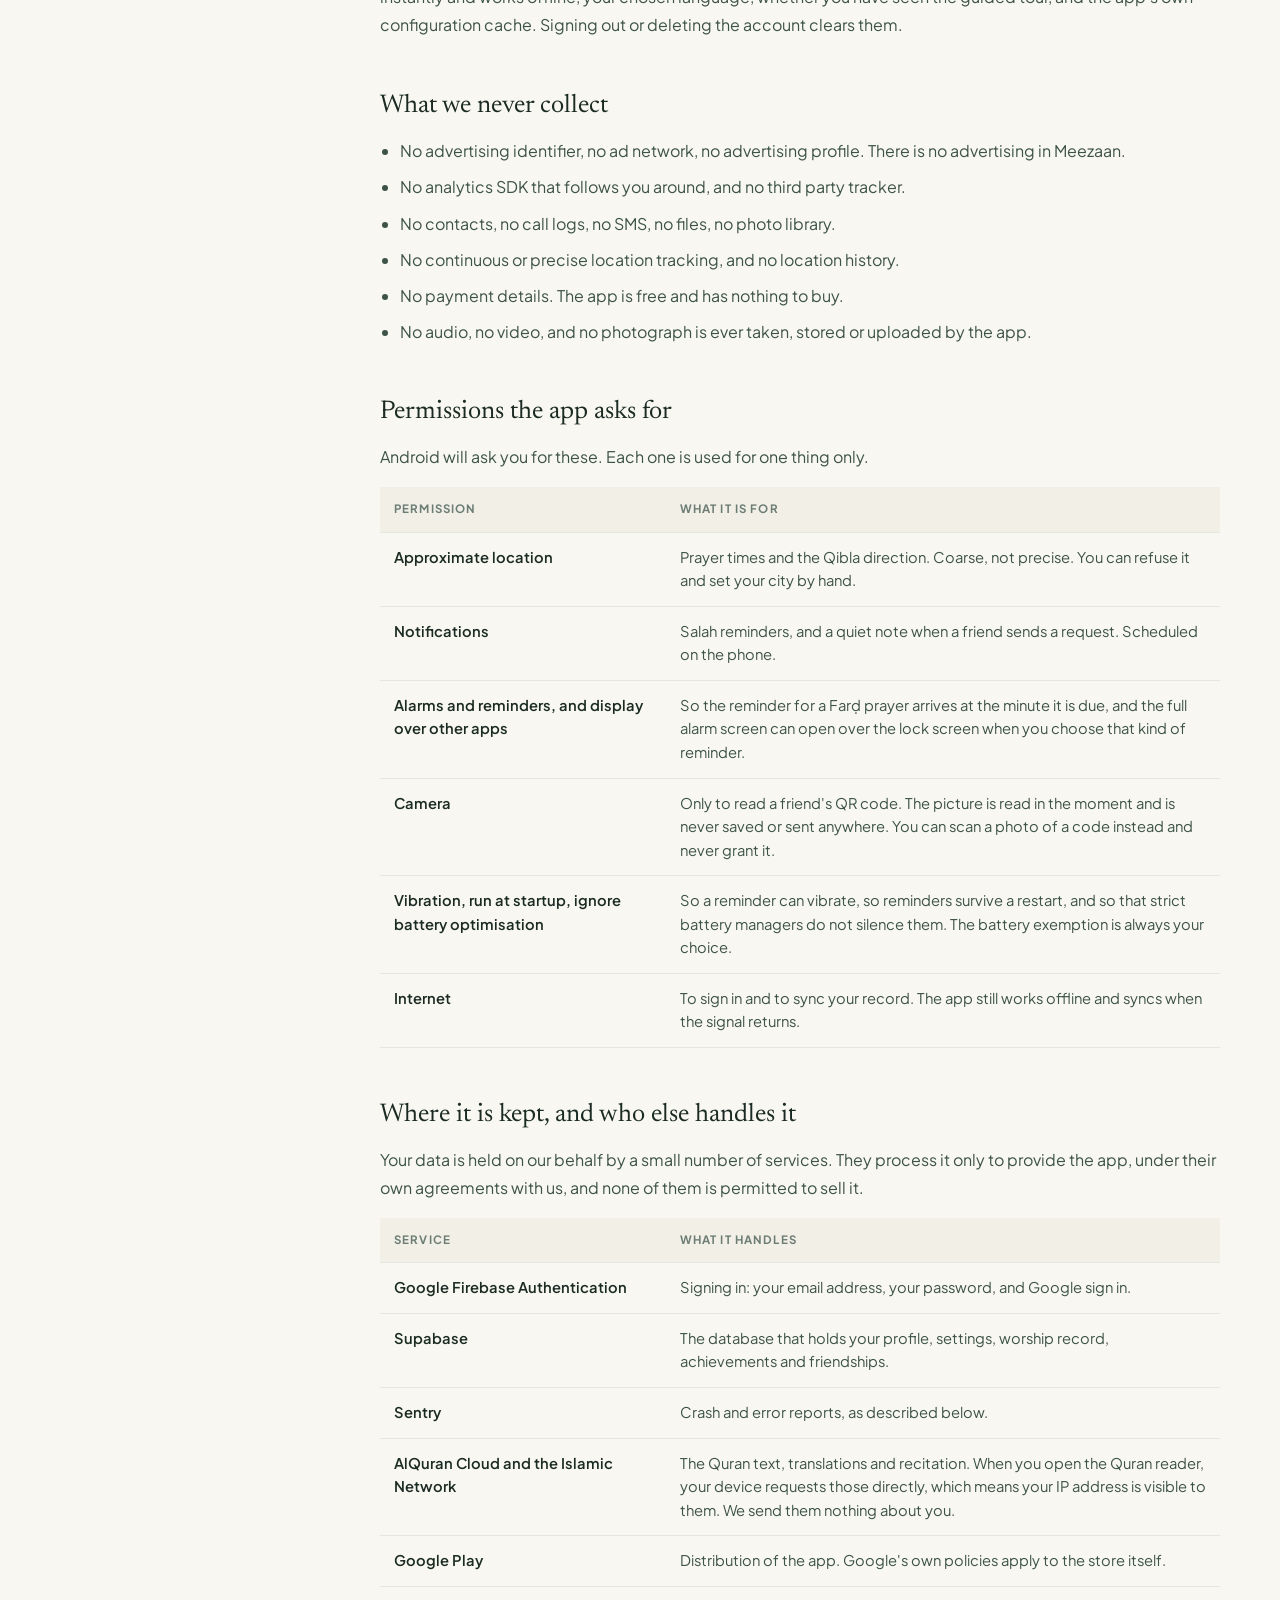
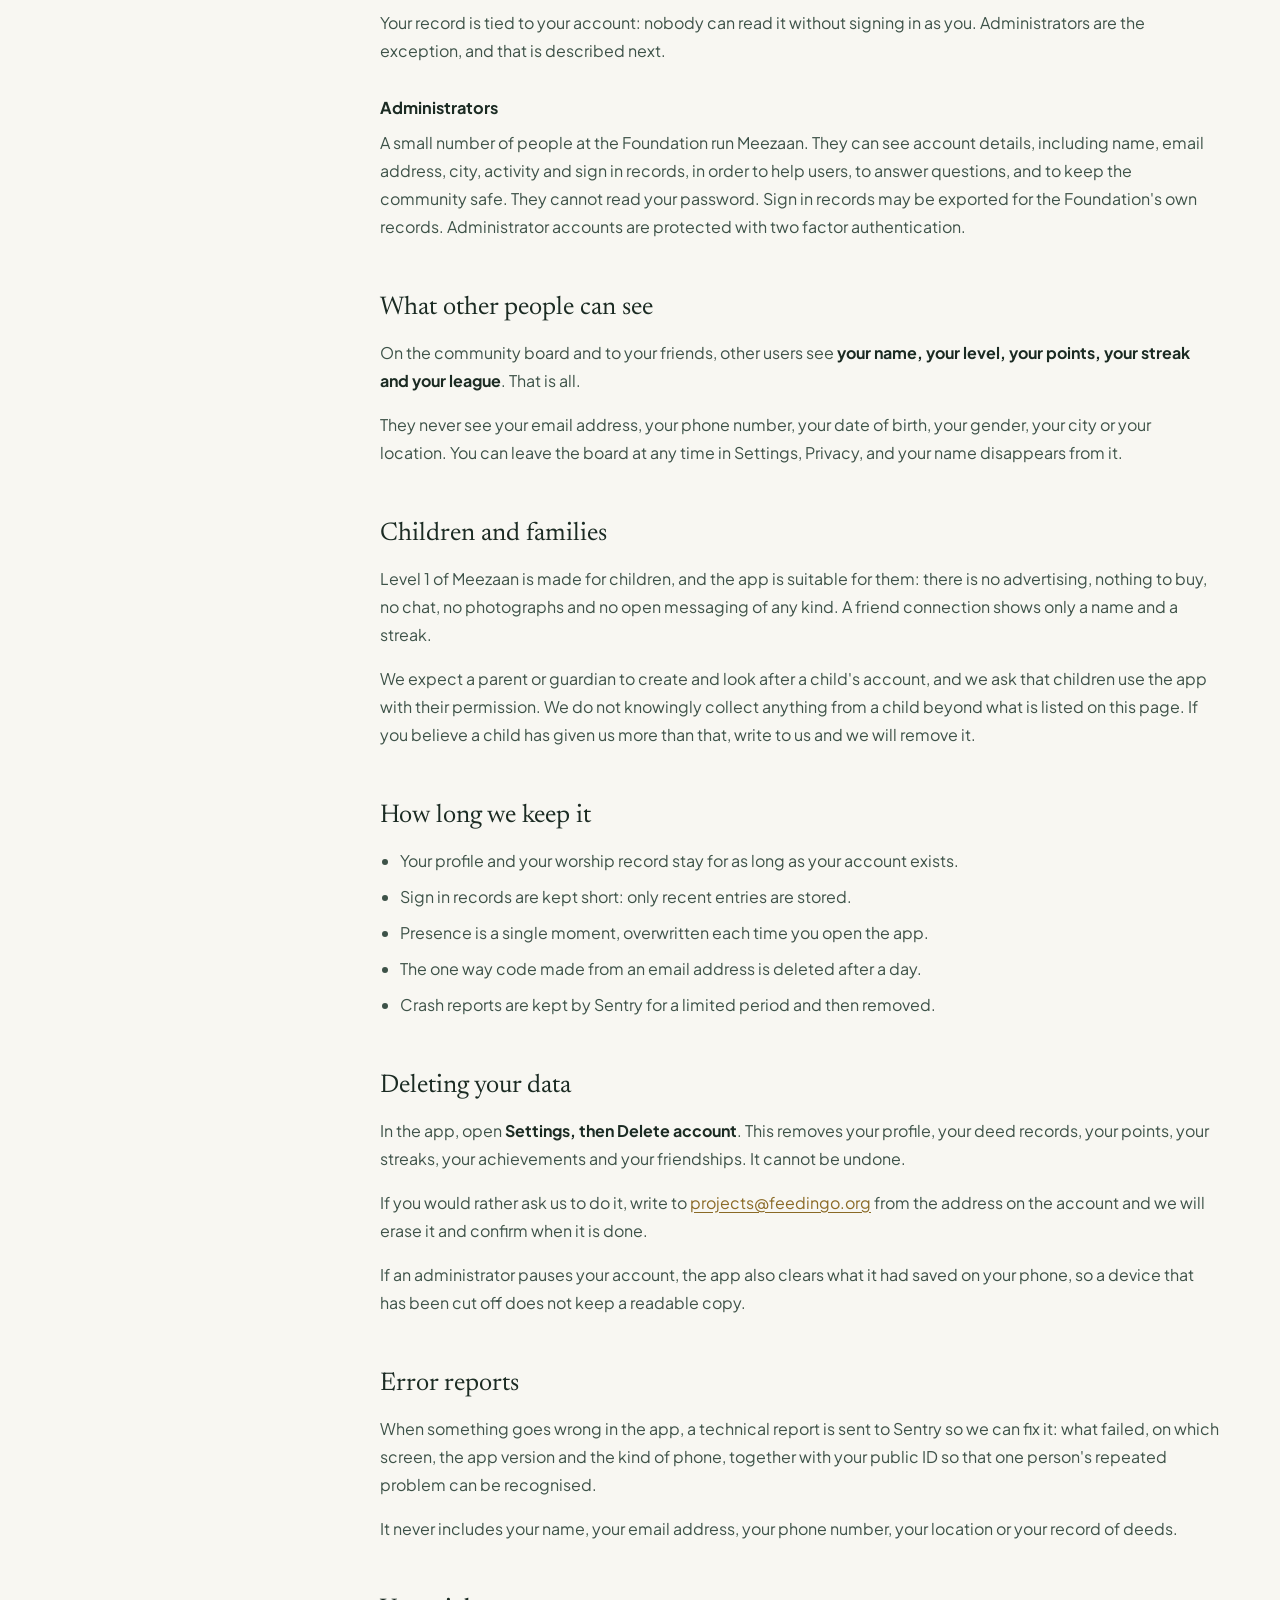
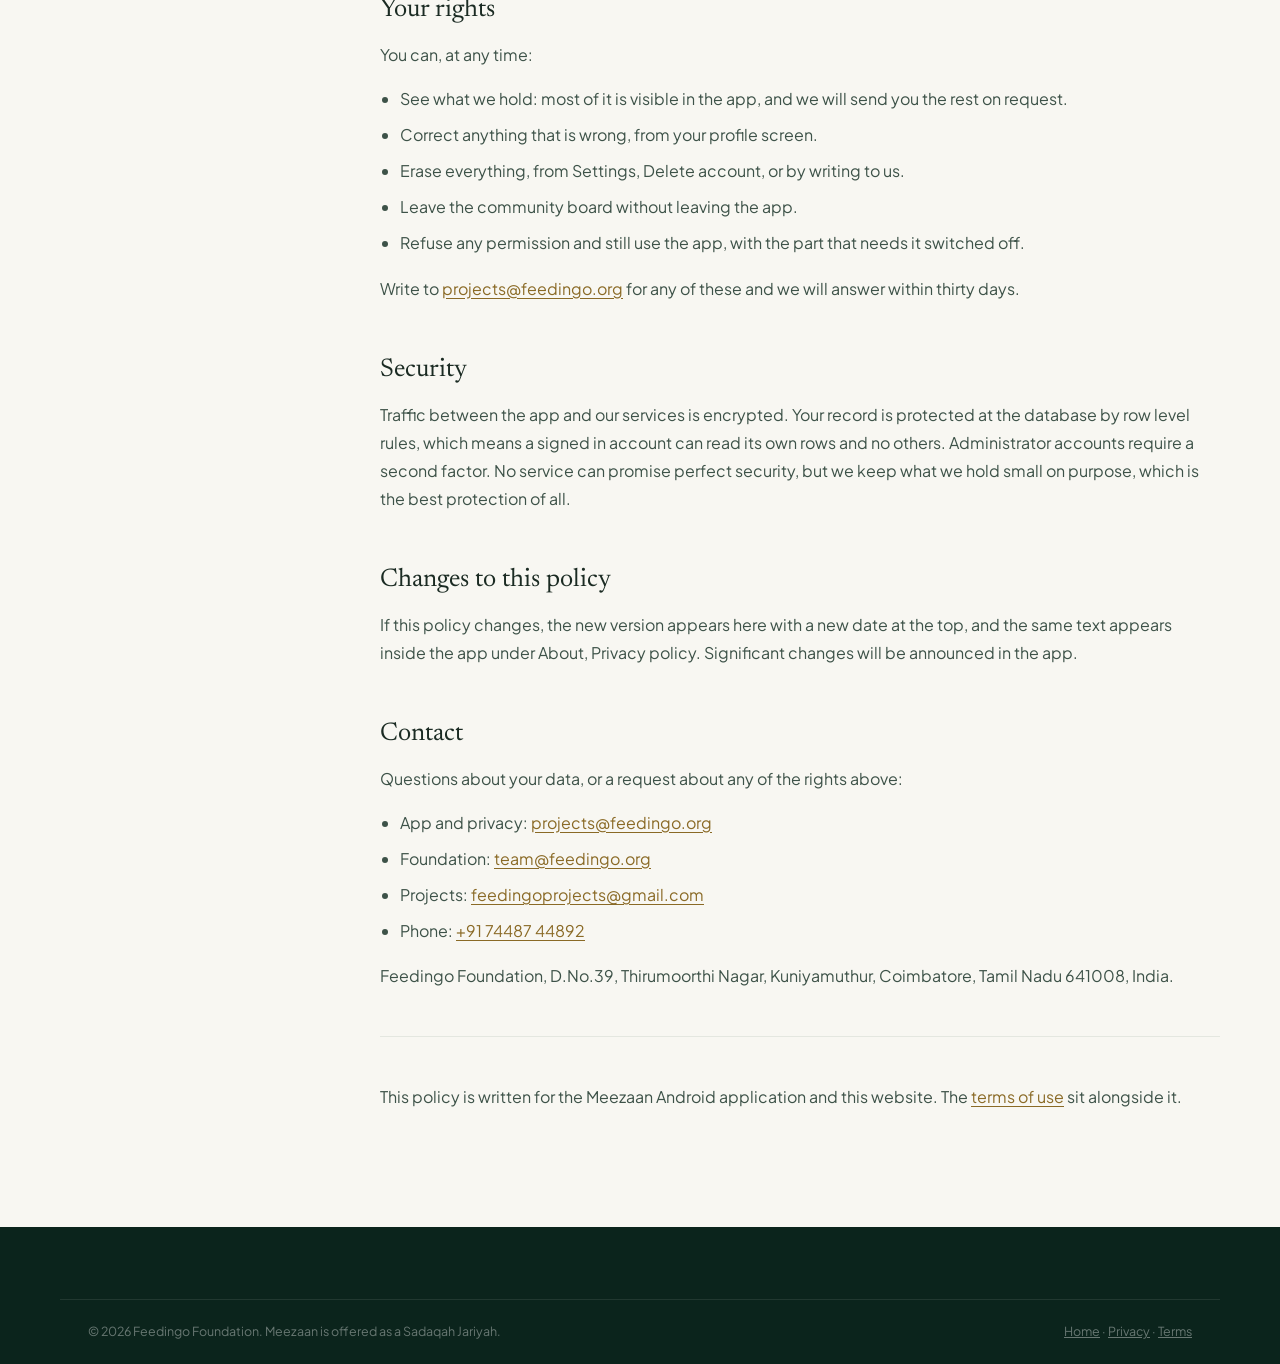
<file: privacy/index.html>
<!doctype html>
<html lang="en">
<head>
<meta charset="utf-8" />
<meta name="viewport" content="width=device-width, initial-scale=1" />
<title>Privacy policy · Meezaan</title>
<meta name="description" content="What Meezaan collects, why, where it is kept, who can see it, and how to erase it. Written in plain words." />
<link rel="canonical" href="https://feedingo.org/privacy" />
<link rel="icon" href="../assets/favicon.png" type="image/png" />
<meta name="theme-color" content="#0e3228" />
<link rel="preconnect" href="https://fonts.googleapis.com" />
<link rel="preconnect" href="https://fonts.gstatic.com" crossorigin />
<link href="https://fonts.googleapis.com/css2?family=Newsreader:ital,opsz,wght@0,6..72,300;0,6..72,400;0,6..72,500;1,6..72,300&family=Plus+Jakarta+Sans:wght@400;500;600;700;800&display=swap" rel="stylesheet" />
<link rel="stylesheet" href="../assets/styles.css" />
</head>
<body>

<a class="skip" href="#main">Skip to content</a>

<header class="nav is-stuck" id="nav">
  <div class="shell nav__inner">
    <a class="brand" href="../" aria-label="Meezaan, home">
      <img src="../assets/logo.png" alt="" width="36" height="36" />
      <span class="brand__text">
        <strong>Meezaan</strong>
        <small>by Feedingo Foundation</small>
      </span>
    </a>
    <nav class="nav__links" aria-label="Sections">
      <a href="../">Home</a>
      <a href="../privacy/">Privacy policy</a>
      <a href="../terms/">Terms of use</a>
    </nav>
    <a class="btn btn--sm btn--gold" href="../#get">Coming soon</a>
    <button class="nav__burger" type="button" aria-label="Menu" aria-expanded="false" aria-controls="drawer">
      <span></span><span></span>
    </button>
  </div>
  <div class="nav__drawer" id="drawer" hidden>
    <a href="../">Home</a>
    <a href="../privacy/">Privacy policy</a>
    <a href="../terms/">Terms of use</a>
  </div>
</header>

<section class="legal-hero">
  <div class="shell">
    <a class="legal-hero__back" href="../">← Back to Meezaan</a>
    <h1 class="h2 h2--light">Privacy policy</h1>
    <p class="legal-hero__meta">Last updated 13 November 2026 · Applies to the Meezaan Android app and this website</p>
  </div>
</section>

<main id="main">
  <div class="shell legal">

    <aside class="toc" aria-label="On this page">
      <p>On this page</p>
      <a href="#short">In short</a>
      <a href="#who">Who we are</a>
      <a href="#collect">What we collect</a>
      <a href="#never">What we never collect</a>
      <a href="#permissions">Permissions</a>
      <a href="#where">Where it is kept</a>
      <a href="#others">What others can see</a>
      <a href="#children">Children and families</a>
      <a href="#keep">How long we keep it</a>
      <a href="#delete">Deleting your data</a>
      <a href="#errors">Error reports</a>
      <a href="#rights">Your rights</a>
      <a href="#security">Security</a>
      <a href="#changes">Changes</a>
      <a href="#contact">Contact</a>
    </aside>

    <article class="prose">
      <h2 id="short">In short</h2>
      <p>
        Meezaan is a worship tracker. We keep the little we need to make it work, and nothing
        more. This page says exactly what that is, in the order it matters.
      </p>
      <div class="callout">
        <p>
          <strong>We do not sell your data. We do not show advertising. There is no advertising
          identifier, no ad network and no profiling anywhere in the app.</strong>
        </p>
        <p>
          Your record of worship belongs to you. You can erase all of it from inside the app, in
          one place, at any time.
        </p>
      </div>

      <h2 id="who">Who we are</h2>
      <p>
        Meezaan is built and operated by the <strong>Feedingo Foundation</strong>, a youth
        movement based in Coimbatore, Tamil Nadu, India. The Foundation is the controller of the
        data described here. Our address and contact details are at the
        <a href="#contact">end of this page</a>.
      </p>

      <h2 id="collect">What we collect</h2>
      <p>
        Everything below is collected because a part of the app would not work without it. There
        is no other collection.
      </p>

      <h3>Your account</h3>
      <table class="datatable">
        <thead><tr><th>What</th><th>Why we hold it</th></tr></thead>
        <tbody>
          <tr><td>Name</td><td>To address you in the app and to show you to your friends and on the community board, if you take part.</td></tr>
          <tr><td>Email address</td><td>To sign you in, to recover the account, and to send account email such as confirming the address or resetting the password. We do not send marketing.</td></tr>
          <tr><td>Password</td><td>Held by Google Firebase Authentication, not by us. We never see it.</td></tr>
          <tr><td>A photo, if you sign in with Google</td><td>Google passes us your name, email address and profile photo when you choose that way of signing in. The photo is shown only to you.</td></tr>
          <tr><td>Date of birth and gender, if you give them</td><td>Date of birth is private and is used only to tell whether an account belongs to a child, so that the app can behave accordingly. Gender selects the voice used by the guided tour. Both may be left out.</td></tr>
          <tr><td>Phone number, if you give it</td><td>Account recovery only. It is private, it is never shown to another user, and it is never used for marketing or passed to anyone.</td></tr>
          <tr><td>A public ID, for example ST-K7P2M4</td><td>Generated by us. It is how a friend adds you without needing your email address or phone number.</td></tr>
        </tbody>
      </table>

      <h3>Your worship record</h3>
      <table class="datatable">
        <thead><tr><th>What</th><th>Why we hold it</th></tr></thead>
        <tbody>
          <tr><td>Which deeds you marked, and on which day</td><td>This is the app. It is what the home screen, the calendar and the statistics are made of.</td></tr>
          <tr><td>The points, target and tasbih points of each day</td><td>Stored with the day so that a past day keeps the score it was marked with, even if the points are later adjusted.</td></tr>
          <tr><td>Your level, and the date it was chosen</td><td>To know what a complete day means for you, and to hold a level for its week before it can be changed again.</td></tr>
          <tr><td>Streaks, perfect days, total points and unlocked achievements</td><td>To show your progress and your rewards, and to place you on the community board if you take part in it.</td></tr>
          <tr><td>The date you started tracking</td><td>So that the record begins on the day you joined and days before it are not counted as missed.</td></tr>
        </tbody>
      </table>

      <h3>Your settings and place</h3>
      <table class="datatable">
        <thead><tr><th>What</th><th>Why we hold it</th></tr></thead>
        <tbody>
          <tr><td>One approximate location: a single pair of coordinates, your city, country and timezone</td><td>Prayer times and the Qibla direction are calculated from it, on your phone. It is saved with your profile so your times are right when you sign in on another device. It is a coarse point, it is overwritten when it changes, no history of your movements is kept, and no other user ever sees it. You can type your city by hand instead of using the phone's location.</td></tr>
          <tr><td>Language, calculation method, madhab, high latitude rule, clock format</td><td>So the app looks and calculates the same way on every device you sign in on.</td></tr>
          <tr><td>Whether you appear on the community board, whether reminders are on, whether late marking is allowed</td><td>Your choices, applied across your devices.</td></tr>
        </tbody>
      </table>

      <h3>Technical records</h3>
      <table class="datatable">
        <thead><tr><th>What</th><th>Why we hold it</th></tr></thead>
        <tbody>
          <tr><td>Sign in records: the time, the platform (Android or web) and the app version, with your name, public ID and, where given, phone number and age</td><td>To support you when something goes wrong, to notice misuse of an account, and for the Foundation's own records. Only recent entries are kept.</td></tr>
          <tr><td>Presence: when you were last active, the app version and which screen is open</td><td>So that the people running the app can see that the service is healthy and help when someone reports a problem. It is not a history: only the latest moment is stored.</td></tr>
          <tr><td>A one way code made from an email address, kept for one day</td><td>So that nobody can use the password reset form to flood a stranger's inbox. The address itself is not stored by this.</td></tr>
          <tr><td>Crash and error reports</td><td>See <a href="#errors">error reports</a> below.</td></tr>
        </tbody>
      </table>

      <h3>On your phone only</h3>
      <p>
        Some things never leave the device: today's tasbih count, the cached copy of your day so
        the app opens instantly and works offline, your chosen language, whether you have seen
        the guided tour, and the app's own configuration cache. Signing out or deleting the
        account clears them.
      </p>

      <h2 id="never">What we never collect</h2>
      <ul>
        <li>No advertising identifier, no ad network, no advertising profile. There is no advertising in Meezaan.</li>
        <li>No analytics SDK that follows you around, and no third party tracker.</li>
        <li>No contacts, no call logs, no SMS, no files, no photo library.</li>
        <li>No continuous or precise location tracking, and no location history.</li>
        <li>No payment details. The app is free and has nothing to buy.</li>
        <li>No audio, no video, and no photograph is ever taken, stored or uploaded by the app.</li>
      </ul>

      <h2 id="permissions">Permissions the app asks for</h2>
      <p>Android will ask you for these. Each one is used for one thing only.</p>
      <table class="datatable">
        <thead><tr><th>Permission</th><th>What it is for</th></tr></thead>
        <tbody>
          <tr><td>Approximate location</td><td>Prayer times and the Qibla direction. Coarse, not precise. You can refuse it and set your city by hand.</td></tr>
          <tr><td>Notifications</td><td>Salah reminders, and a quiet note when a friend sends a request. Scheduled on the phone.</td></tr>
          <tr><td>Alarms and reminders, and display over other apps</td><td>So the reminder for a Farḍ prayer arrives at the minute it is due, and the full alarm screen can open over the lock screen when you choose that kind of reminder.</td></tr>
          <tr><td>Camera</td><td>Only to read a friend's QR code. The picture is read in the moment and is never saved or sent anywhere. You can scan a photo of a code instead and never grant it.</td></tr>
          <tr><td>Vibration, run at startup, ignore battery optimisation</td><td>So a reminder can vibrate, so reminders survive a restart, and so that strict battery managers do not silence them. The battery exemption is always your choice.</td></tr>
          <tr><td>Internet</td><td>To sign in and to sync your record. The app still works offline and syncs when the signal returns.</td></tr>
        </tbody>
      </table>

      <h2 id="where">Where it is kept, and who else handles it</h2>
      <p>
        Your data is held on our behalf by a small number of services. They process it only to
        provide the app, under their own agreements with us, and none of them is permitted to
        sell it.
      </p>
      <table class="datatable">
        <thead><tr><th>Service</th><th>What it handles</th></tr></thead>
        <tbody>
          <tr><td>Google Firebase Authentication</td><td>Signing in: your email address, your password, and Google sign in.</td></tr>
          <tr><td>Supabase</td><td>The database that holds your profile, settings, worship record, achievements and friendships.</td></tr>
          <tr><td>Sentry</td><td>Crash and error reports, as described below.</td></tr>
          <tr><td>AlQuran Cloud and the Islamic Network</td><td>The Quran text, translations and recitation. When you open the Quran reader, your device requests those directly, which means your IP address is visible to them. We send them nothing about you.</td></tr>
          <tr><td>Google Play</td><td>Distribution of the app. Google's own policies apply to the store itself.</td></tr>
        </tbody>
      </table>
      <p>
        Your record is tied to your account: nobody can read it without signing in as you.
        Administrators are the exception, and that is described next.
      </p>

      <h3>Administrators</h3>
      <p>
        A small number of people at the Foundation run Meezaan. They can see account details,
        including name, email address, city, activity and sign in records, in order to help
        users, to answer questions, and to keep the community safe. They cannot read your
        password. Sign in records may be exported for the Foundation's own records. Administrator
        accounts are protected with two factor authentication.
      </p>

      <h2 id="others">What other people can see</h2>
      <p>
        On the community board and to your friends, other users see <strong>your name, your
        level, your points, your streak and your league</strong>. That is all.
      </p>
      <p>
        They never see your email address, your phone number, your date of birth, your gender,
        your city or your location. You can leave the board at any time in Settings, Privacy,
        and your name disappears from it.
      </p>

      <h2 id="children">Children and families</h2>
      <p>
        Level 1 of Meezaan is made for children, and the app is suitable for them: there is no
        advertising, nothing to buy, no chat, no photographs and no open messaging of any kind.
        A friend connection shows only a name and a streak.
      </p>
      <p>
        We expect a parent or guardian to create and look after a child's account, and we ask
        that children use the app with their permission. We do not knowingly collect anything
        from a child beyond what is listed on this page. If you believe a child has given us
        more than that, write to us and we will remove it.
      </p>

      <h2 id="keep">How long we keep it</h2>
      <ul>
        <li>Your profile and your worship record stay for as long as your account exists.</li>
        <li>Sign in records are kept short: only recent entries are stored.</li>
        <li>Presence is a single moment, overwritten each time you open the app.</li>
        <li>The one way code made from an email address is deleted after a day.</li>
        <li>Crash reports are kept by Sentry for a limited period and then removed.</li>
      </ul>

      <h2 id="delete">Deleting your data</h2>
      <p>
        In the app, open <strong>Settings, then Delete account</strong>. This removes your
        profile, your deed records, your points, your streaks, your achievements and your
        friendships. It cannot be undone.
      </p>
      <p>
        If you would rather ask us to do it, write to
        <a href="mailto:projects@feedingo.org">projects@feedingo.org</a> from the address on the
        account and we will erase it and confirm when it is done.
      </p>
      <p>
        If an administrator pauses your account, the app also clears what it had saved on your
        phone, so a device that has been cut off does not keep a readable copy.
      </p>

      <h2 id="errors">Error reports</h2>
      <p>
        When something goes wrong in the app, a technical report is sent to Sentry so we can fix
        it: what failed, on which screen, the app version and the kind of phone, together with
        your public ID so that one person's repeated problem can be recognised.
      </p>
      <p>
        It never includes your name, your email address, your phone number, your location or
        your record of deeds.
      </p>

      <h2 id="rights">Your rights</h2>
      <p>You can, at any time:</p>
      <ul>
        <li>See what we hold: most of it is visible in the app, and we will send you the rest on request.</li>
        <li>Correct anything that is wrong, from your profile screen.</li>
        <li>Erase everything, from Settings, Delete account, or by writing to us.</li>
        <li>Leave the community board without leaving the app.</li>
        <li>Refuse any permission and still use the app, with the part that needs it switched off.</li>
      </ul>
      <p>
        Write to <a href="mailto:projects@feedingo.org">projects@feedingo.org</a> for any of
        these and we will answer within thirty days.
      </p>

      <h2 id="security">Security</h2>
      <p>
        Traffic between the app and our services is encrypted. Your record is protected at the
        database by row level rules, which means a signed in account can read its own rows and
        no others. Administrator accounts require a second factor. No service can promise
        perfect security, but we keep what we hold small on purpose, which is the best
        protection of all.
      </p>

      <h2 id="changes">Changes to this policy</h2>
      <p>
        If this policy changes, the new version appears here with a new date at the top, and the
        same text appears inside the app under About, Privacy policy. Significant changes will
        be announced in the app.
      </p>

      <h2 id="contact">Contact</h2>
      <p>Questions about your data, or a request about any of the rights above:</p>
      <ul>
        <li>App and privacy: <a href="mailto:projects@feedingo.org">projects@feedingo.org</a></li>
        <li>Foundation: <a href="mailto:team@feedingo.org">team@feedingo.org</a></li>
        <li>Projects: <a href="mailto:feedingoprojects@gmail.com">feedingoprojects@gmail.com</a></li>
        <li>Phone: <a href="tel:+917448744892">+91 74487 44892</a></li>
      </ul>
      <p>
        Feedingo Foundation, D.No.39, Thirumoorthi Nagar, Kuniyamuthur, Coimbatore,
        Tamil Nadu 641008, India.
      </p>

      <hr class="prose__rule" />
      <p class="muted">
        This policy is written for the Meezaan Android application and this website. The
        <a href="../terms/">terms of use</a> sit alongside it.
      </p>
    </article>
  </div>
</main>

<footer class="foot">
  <div class="shell foot__base">
    <p>© 2026 Feedingo Foundation. Meezaan is offered as a Sadaqah Jariyah.</p>
    <p><a href="../">Home</a> · <a href="../privacy/">Privacy</a> · <a href="../terms/">Terms</a></p>
  </div>
</footer>

<script src="../assets/app.js" defer></script>
</body>
</html>
</file>
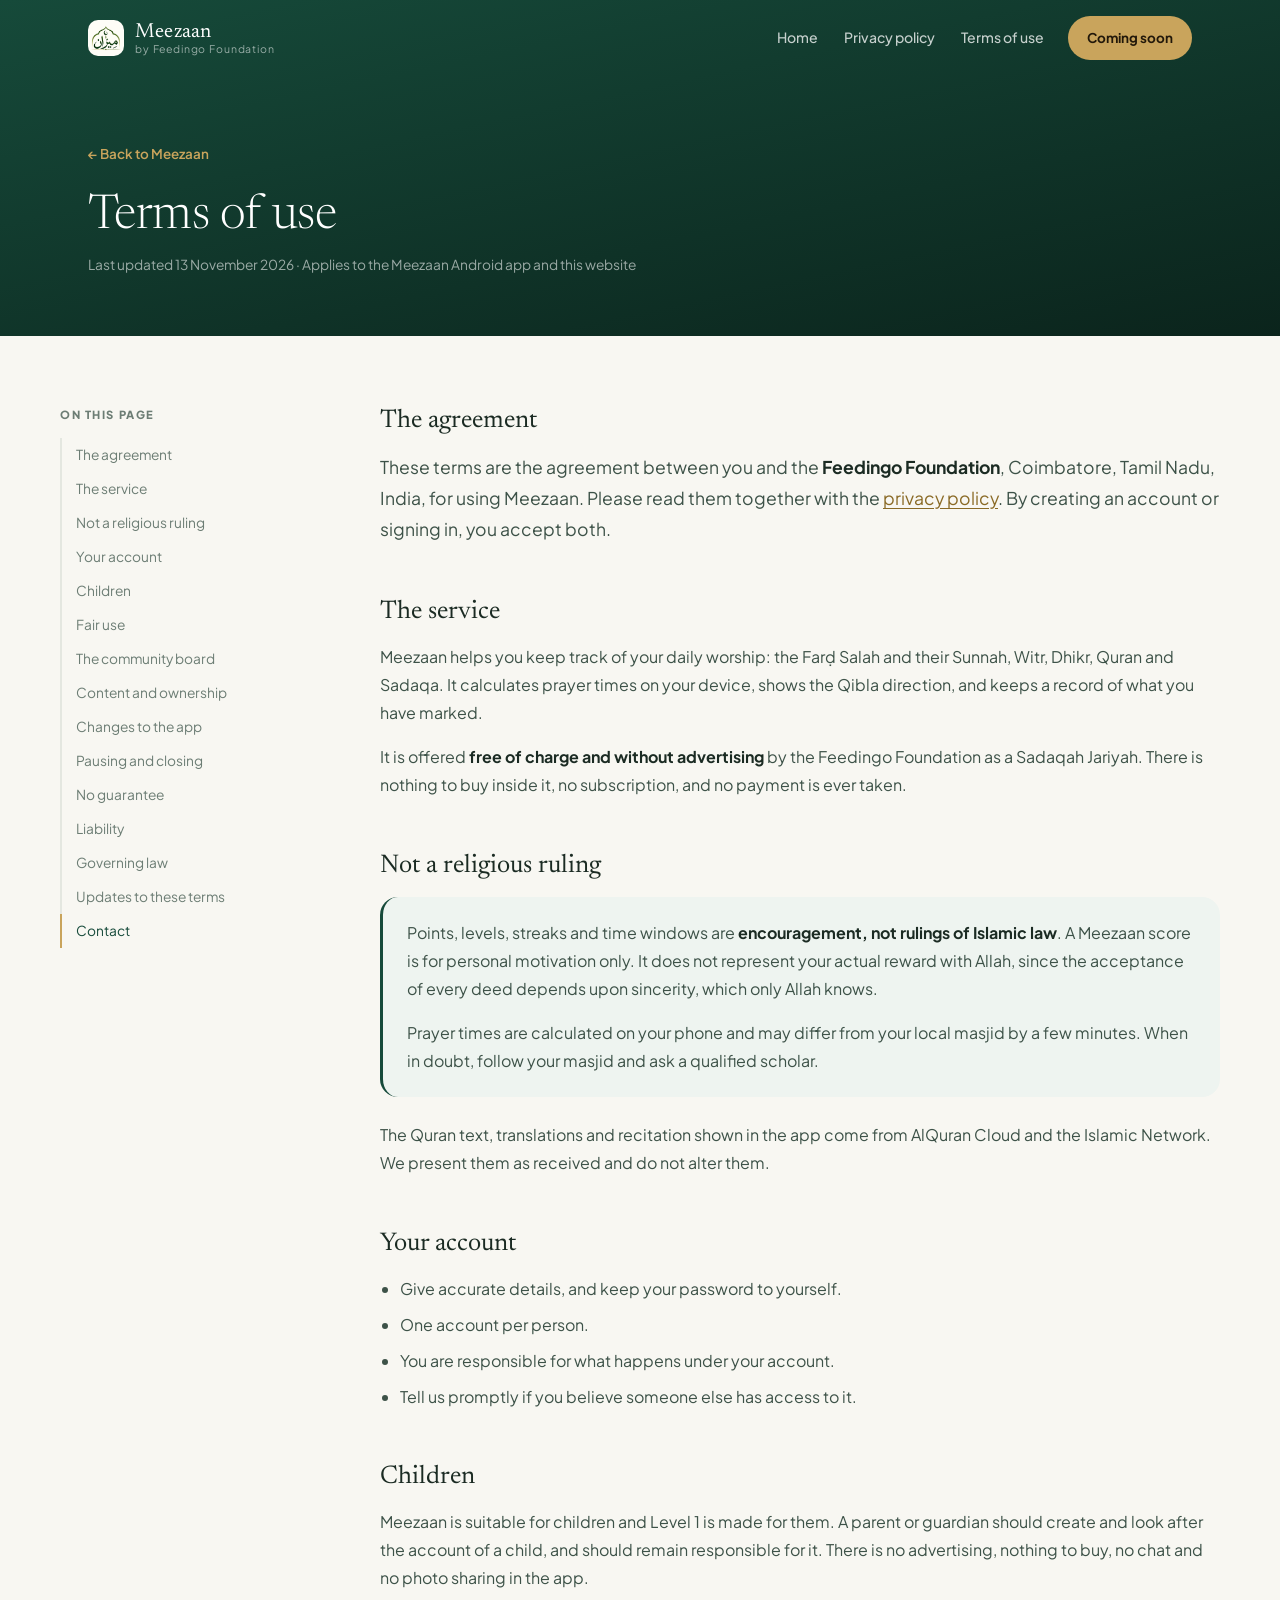
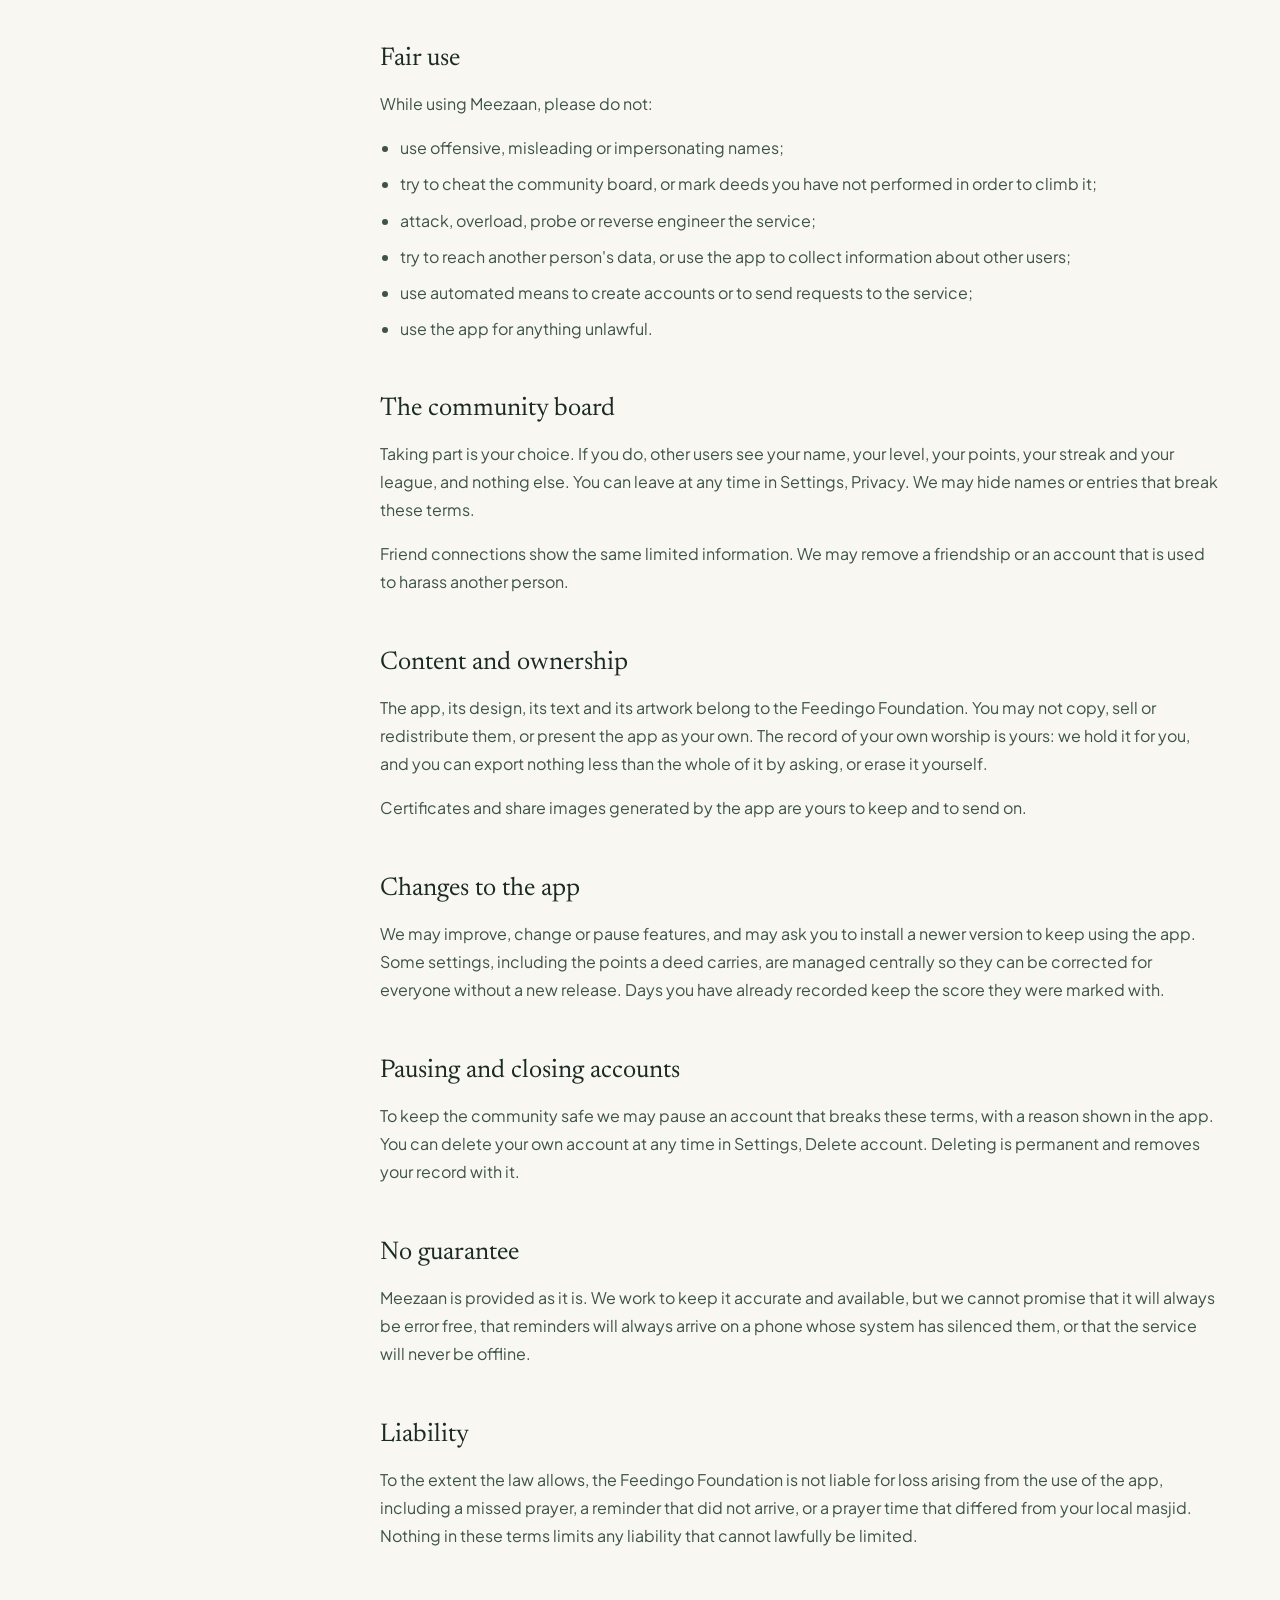
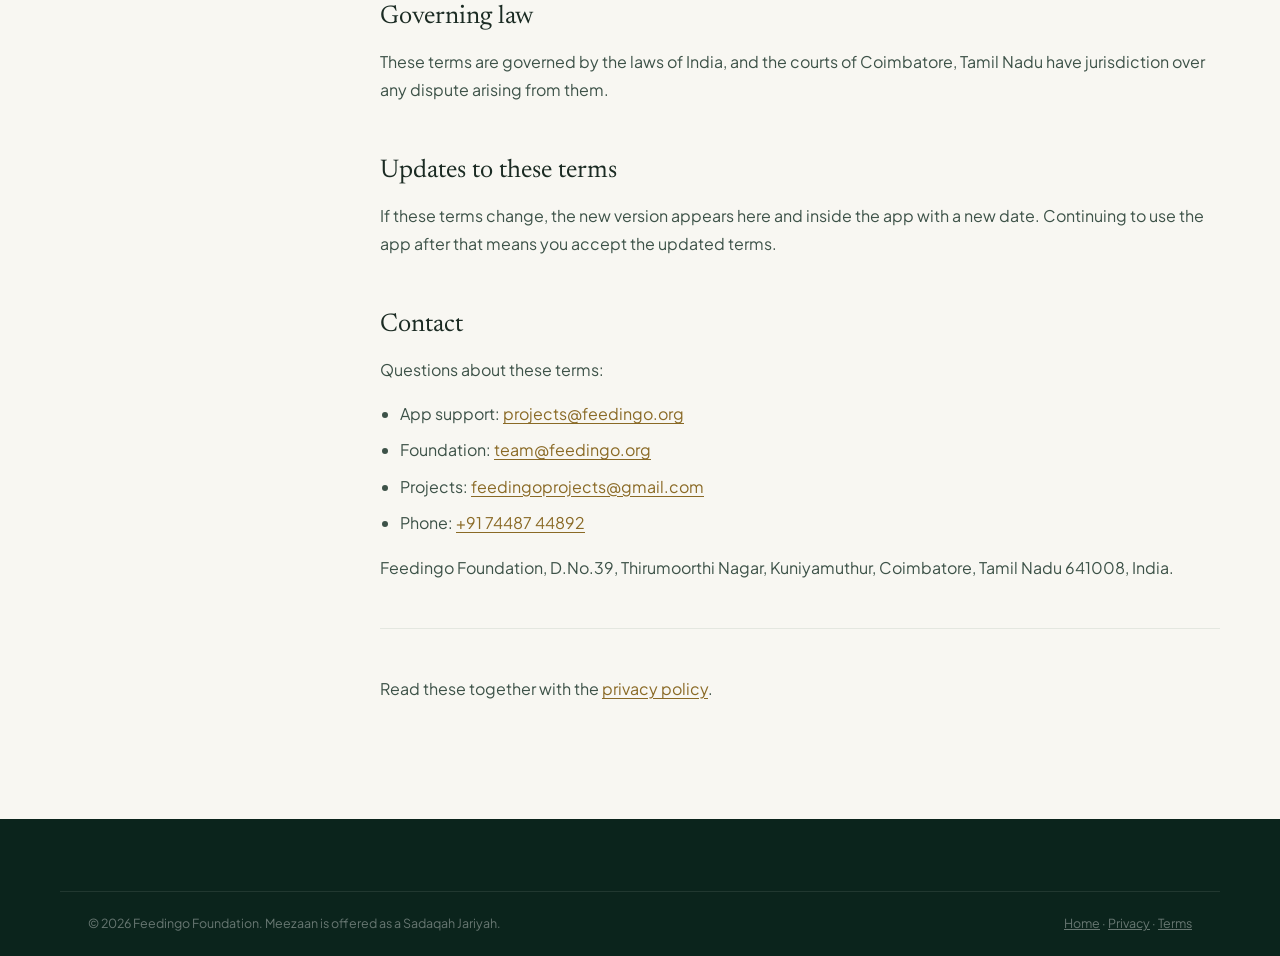
<file: terms/index.html>
<!doctype html>
<html lang="en">
<head>
<meta charset="utf-8" />
<meta name="viewport" content="width=device-width, initial-scale=1" />
<title>Terms of use · Meezaan</title>
<meta name="description" content="The agreement between you and the Feedingo Foundation for using Meezaan: the service, your account, fair use, the community board, and the limits of what the app is." />
<link rel="canonical" href="https://feedingo.org/terms" />
<link rel="icon" href="../assets/favicon.png" type="image/png" />
<meta name="theme-color" content="#0e3228" />
<link rel="preconnect" href="https://fonts.googleapis.com" />
<link rel="preconnect" href="https://fonts.gstatic.com" crossorigin />
<link href="https://fonts.googleapis.com/css2?family=Newsreader:ital,opsz,wght@0,6..72,300;0,6..72,400;0,6..72,500;1,6..72,300&family=Plus+Jakarta+Sans:wght@400;500;600;700;800&display=swap" rel="stylesheet" />
<link rel="stylesheet" href="../assets/styles.css" />
</head>
<body>

<a class="skip" href="#main">Skip to content</a>

<header class="nav is-stuck" id="nav">
  <div class="shell nav__inner">
    <a class="brand" href="../" aria-label="Meezaan, home">
      <img src="../assets/logo.png" alt="" width="36" height="36" />
      <span class="brand__text">
        <strong>Meezaan</strong>
        <small>by Feedingo Foundation</small>
      </span>
    </a>
    <nav class="nav__links" aria-label="Sections">
      <a href="../">Home</a>
      <a href="../privacy/">Privacy policy</a>
      <a href="../terms/">Terms of use</a>
    </nav>
    <a class="btn btn--sm btn--gold" href="../#get">Coming soon</a>
    <button class="nav__burger" type="button" aria-label="Menu" aria-expanded="false" aria-controls="drawer">
      <span></span><span></span>
    </button>
  </div>
  <div class="nav__drawer" id="drawer" hidden>
    <a href="../">Home</a>
    <a href="../privacy/">Privacy policy</a>
    <a href="../terms/">Terms of use</a>
  </div>
</header>

<section class="legal-hero">
  <div class="shell">
    <a class="legal-hero__back" href="../">← Back to Meezaan</a>
    <h1 class="h2 h2--light">Terms of use</h1>
    <p class="legal-hero__meta">Last updated 13 November 2026 · Applies to the Meezaan Android app and this website</p>
  </div>
</section>

<main id="main">
  <div class="shell legal">

    <aside class="toc" aria-label="On this page">
      <p>On this page</p>
      <a href="#agreement">The agreement</a>
      <a href="#service">The service</a>
      <a href="#religious">Not a religious ruling</a>
      <a href="#account">Your account</a>
      <a href="#children">Children</a>
      <a href="#use">Fair use</a>
      <a href="#board">The community board</a>
      <a href="#content">Content and ownership</a>
      <a href="#changes">Changes to the app</a>
      <a href="#suspend">Pausing and closing</a>
      <a href="#warranty">No guarantee</a>
      <a href="#liability">Liability</a>
      <a href="#law">Governing law</a>
      <a href="#updates">Updates to these terms</a>
      <a href="#contact">Contact</a>
    </aside>

    <article class="prose">
      <h2 id="agreement">The agreement</h2>
      <p>
        These terms are the agreement between you and the <strong>Feedingo Foundation</strong>,
        Coimbatore, Tamil Nadu, India, for using Meezaan. Please read them together with the
        <a href="../privacy/">privacy policy</a>. By creating an account or signing in, you accept
        both.
      </p>

      <h2 id="service">The service</h2>
      <p>
        Meezaan helps you keep track of your daily worship: the Farḍ Salah and their Sunnah,
        Witr, Dhikr, Quran and Sadaqa. It calculates prayer times on your device, shows the
        Qibla direction, and keeps a record of what you have marked.
      </p>
      <p>
        It is offered <strong>free of charge and without advertising</strong> by the Feedingo
        Foundation as a Sadaqah Jariyah. There is nothing to buy inside it, no subscription, and
        no payment is ever taken.
      </p>

      <h2 id="religious">Not a religious ruling</h2>
      <div class="callout">
        <p>
          Points, levels, streaks and time windows are <strong>encouragement, not rulings of
          Islamic law</strong>. A Meezaan score is for personal motivation only. It does not
          represent your actual reward with Allah, since the acceptance of every deed depends
          upon sincerity, which only Allah knows.
        </p>
        <p>
          Prayer times are calculated on your phone and may differ from your local masjid by a
          few minutes. When in doubt, follow your masjid and ask a qualified scholar.
        </p>
      </div>
      <p>
        The Quran text, translations and recitation shown in the app come from AlQuran Cloud and
        the Islamic Network. We present them as received and do not alter them.
      </p>

      <h2 id="account">Your account</h2>
      <ul>
        <li>Give accurate details, and keep your password to yourself.</li>
        <li>One account per person.</li>
        <li>You are responsible for what happens under your account.</li>
        <li>Tell us promptly if you believe someone else has access to it.</li>
      </ul>

      <h2 id="children">Children</h2>
      <p>
        Meezaan is suitable for children and Level 1 is made for them. A parent or guardian
        should create and look after the account of a child, and should remain responsible for
        it. There is no advertising, nothing to buy, no chat and no photo sharing in the app.
      </p>

      <h2 id="use">Fair use</h2>
      <p>While using Meezaan, please do not:</p>
      <ul>
        <li>use offensive, misleading or impersonating names;</li>
        <li>try to cheat the community board, or mark deeds you have not performed in order to climb it;</li>
        <li>attack, overload, probe or reverse engineer the service;</li>
        <li>try to reach another person's data, or use the app to collect information about other users;</li>
        <li>use automated means to create accounts or to send requests to the service;</li>
        <li>use the app for anything unlawful.</li>
      </ul>

      <h2 id="board">The community board</h2>
      <p>
        Taking part is your choice. If you do, other users see your name, your level, your
        points, your streak and your league, and nothing else. You can leave at any time in
        Settings, Privacy. We may hide names or entries that break these terms.
      </p>
      <p>
        Friend connections show the same limited information. We may remove a friendship or an
        account that is used to harass another person.
      </p>

      <h2 id="content">Content and ownership</h2>
      <p>
        The app, its design, its text and its artwork belong to the Feedingo Foundation. You may
        not copy, sell or redistribute them, or present the app as your own. The record of your
        own worship is yours: we hold it for you, and you can export nothing less than the whole
        of it by asking, or erase it yourself.
      </p>
      <p>
        Certificates and share images generated by the app are yours to keep and to send on.
      </p>

      <h2 id="changes">Changes to the app</h2>
      <p>
        We may improve, change or pause features, and may ask you to install a newer version to
        keep using the app. Some settings, including the points a deed carries, are managed
        centrally so they can be corrected for everyone without a new release. Days you have
        already recorded keep the score they were marked with.
      </p>

      <h2 id="suspend">Pausing and closing accounts</h2>
      <p>
        To keep the community safe we may pause an account that breaks these terms, with a
        reason shown in the app. You can delete your own account at any time in Settings, Delete
        account. Deleting is permanent and removes your record with it.
      </p>

      <h2 id="warranty">No guarantee</h2>
      <p>
        Meezaan is provided as it is. We work to keep it accurate and available, but we cannot
        promise that it will always be error free, that reminders will always arrive on a phone
        whose system has silenced them, or that the service will never be offline.
      </p>

      <h2 id="liability">Liability</h2>
      <p>
        To the extent the law allows, the Feedingo Foundation is not liable for loss arising
        from the use of the app, including a missed prayer, a reminder that did not arrive, or a
        prayer time that differed from your local masjid. Nothing in these terms limits any
        liability that cannot lawfully be limited.
      </p>

      <h2 id="law">Governing law</h2>
      <p>
        These terms are governed by the laws of India, and the courts of Coimbatore, Tamil Nadu
        have jurisdiction over any dispute arising from them.
      </p>

      <h2 id="updates">Updates to these terms</h2>
      <p>
        If these terms change, the new version appears here and inside the app with a new date.
        Continuing to use the app after that means you accept the updated terms.
      </p>

      <h2 id="contact">Contact</h2>
      <p>Questions about these terms:</p>
      <ul>
        <li>App support: <a href="mailto:projects@feedingo.org">projects@feedingo.org</a></li>
        <li>Foundation: <a href="mailto:team@feedingo.org">team@feedingo.org</a></li>
        <li>Projects: <a href="mailto:feedingoprojects@gmail.com">feedingoprojects@gmail.com</a></li>
        <li>Phone: <a href="tel:+917448744892">+91 74487 44892</a></li>
      </ul>
      <p>
        Feedingo Foundation, D.No.39, Thirumoorthi Nagar, Kuniyamuthur, Coimbatore,
        Tamil Nadu 641008, India.
      </p>

      <hr class="prose__rule" />
      <p class="muted">
        Read these together with the <a href="../privacy/">privacy policy</a>.
      </p>
    </article>
  </div>
</main>

<footer class="foot">
  <div class="shell foot__base">
    <p>© 2026 Feedingo Foundation. Meezaan is offered as a Sadaqah Jariyah.</p>
    <p><a href="../">Home</a> · <a href="../privacy/">Privacy</a> · <a href="../terms/">Terms</a></p>
  </div>
</footer>

<script src="../assets/app.js" defer></script>
</body>
</html>
</file>
<file: assets/styles.css>
/* ==========================================================================
   Meezaan, landing page
   The palette and the type are the app's own (src/styles/tokens.css), so the
   page and the product read as one object.
   ========================================================================== */

:root {
  --green-900: #0e3228;
  --green-800: #164a3a;
  --green-700: #1d5a46;
  --green-600: #2c5c49;
  --green-050: #eef4f0;

  --gold: #c9a45c;
  --gold-ink: #8a6a26;
  --gold-soft: #e8d8b4;
  --gold-star: #f3c75a;

  --ivory: #f8f7f2;
  --paper: #ffffff;
  --sand: #f2efe6;

  --ink: #1b2b23;
  --ink-soft: #3d5248;
  --muted: #6c7d74;
  --line: #e4e7e0;
  --line-dark: rgba(255, 255, 255, 0.14);

  --shell: 1160px;
  --radius: 18px;
  --radius-lg: 26px;

  --serif: 'Newsreader', Georgia, 'Times New Roman', serif;
  --sans: 'Plus Jakarta Sans', system-ui, -apple-system, Segoe UI, sans-serif;

  --ease: cubic-bezier(0.32, 0.72, 0.28, 1);
}

*, *::before, *::after { box-sizing: border-box; }

html { -webkit-text-size-adjust: 100%; scroll-behavior: smooth; }
@media (prefers-reduced-motion: reduce) { html { scroll-behavior: auto; } }

body {
  margin: 0;
  background: var(--ivory);
  color: var(--ink);
  font-family: var(--sans);
  font-size: 16px;
  line-height: 1.6;
  -webkit-font-smoothing: antialiased;
  text-rendering: optimizeLegibility;
}

img { max-width: 100%; display: block; }
a { color: inherit; }

.shell {
  width: 100%;
  max-width: var(--shell);
  margin: 0 auto;
  padding: 0 28px;
}

.skip {
  position: absolute;
  left: -9999px;
  top: 0;
  background: var(--green-800);
  color: #fff;
  padding: 10px 16px;
  z-index: 99;
}
.skip:focus { left: 12px; top: 12px; }

/* ---------- Type ---------- */
.display {
  font-family: var(--serif);
  font-weight: 300;
  font-size: clamp(2.9rem, 6.4vw, 4.6rem);
  line-height: 1.04;
  letter-spacing: -0.015em;
  margin: 0 0 22px;
}
.display em { font-style: italic; color: var(--gold-soft); }

.h2 {
  font-family: var(--serif);
  font-weight: 300;
  font-size: clamp(2rem, 3.8vw, 3rem);
  line-height: 1.12;
  letter-spacing: -0.012em;
  margin: 0 0 18px;
}
.h2--light { color: #fff; }

.h3 {
  font-family: var(--serif);
  font-weight: 400;
  font-size: clamp(1.45rem, 2.4vw, 1.95rem);
  line-height: 1.2;
  letter-spacing: -0.01em;
  margin: 0 0 14px;
}

.eyebrow {
  font-size: 0.72rem;
  font-weight: 700;
  letter-spacing: 0.16em;
  text-transform: uppercase;
  color: var(--gold-ink);
  margin: 0 0 14px;
}
.eyebrow--light { color: var(--gold); }

.lede {
  font-size: clamp(1.02rem, 1.5vw, 1.16rem);
  line-height: 1.68;
  color: rgba(255, 255, 255, 0.78);
  margin: 0 0 32px;
  max-width: 52ch;
}

.big {
  font-size: clamp(1.1rem, 1.7vw, 1.3rem);
  line-height: 1.62;
  color: var(--ink);
  margin: 0 0 20px;
}
.muted { color: var(--muted); margin: 0 0 20px; }

.link {
  display: inline-flex;
  align-items: center;
  gap: 7px;
  font-weight: 600;
  font-size: 0.92rem;
  color: var(--gold-ink);
  text-decoration: none;
  border-bottom: 1px solid rgba(138, 106, 38, 0.32);
  padding-bottom: 2px;
  transition: border-color 0.2s var(--ease);
}
.link:hover { border-color: var(--gold-ink); }

/* ---------- Buttons ---------- */
.btn {
  display: inline-flex;
  align-items: center;
  justify-content: center;
  gap: 8px;
  padding: 14px 26px;
  border-radius: 999px;
  font-size: 0.94rem;
  font-weight: 700;
  text-decoration: none;
  border: 1px solid transparent;
  cursor: pointer;
  transition: transform 0.18s var(--ease), background 0.18s var(--ease), border-color 0.18s var(--ease);
}
.btn:active { transform: translateY(1px); }
.btn--sm { padding: 10px 18px; font-size: 0.84rem; }
.btn--gold { background: var(--gold); color: #22180a; }
.btn--gold:hover { background: #d6b472; }
.btn--dark { background: var(--green-800); color: #fff; }
.btn--dark:hover { background: var(--green-700); }
.btn--ghost { color: #fff; border-color: rgba(255, 255, 255, 0.3); }
.btn--ghost:hover { border-color: rgba(255, 255, 255, 0.65); }
.btn--ghost-dark { color: var(--green-800); border-color: var(--line); background: var(--paper); }
.btn--ghost-dark:hover { border-color: var(--green-800); }

.store {
  display: inline-flex;
  align-items: center;
  gap: 12px;
  padding: 11px 24px 11px 20px;
  border-radius: 14px;
  background: #10261f;
  border: 1px solid rgba(201, 164, 92, 0.42);
  color: #fff;
  text-decoration: none;
  transition: border-color 0.2s var(--ease), background 0.2s var(--ease);
}
.store:hover { border-color: var(--gold); background: #143026; }
.store span { display: flex; flex-direction: column; line-height: 1.15; text-align: left; }
.store small { font-size: 0.66rem; letter-spacing: 0.1em; text-transform: uppercase; color: rgba(255, 255, 255, 0.6); }
.store strong { font-size: 1.08rem; font-weight: 700; letter-spacing: -0.01em; }
.store--soon { cursor: default; }

/* ---------- Nav ---------- */
.nav {
  position: fixed;
  inset: 0 0 auto 0;
  z-index: 50;
  padding: 16px 0;
  transition: background 0.3s var(--ease), padding 0.3s var(--ease), box-shadow 0.3s var(--ease);
}
.nav__inner { display: flex; align-items: center; gap: 24px; }
.nav.is-stuck {
  padding: 9px 0;
  background: rgba(10, 32, 25, 0.9);
  backdrop-filter: saturate(140%) blur(14px);
  box-shadow: 0 1px 0 rgba(255, 255, 255, 0.07);
}

.brand { display: flex; align-items: center; gap: 11px; text-decoration: none; margin-right: auto; }
.brand img { border-radius: 10px; }
.brand__text { display: flex; flex-direction: column; line-height: 1.1; }
.brand__text strong {
  font-family: var(--serif);
  font-weight: 400;
  font-size: 1.28rem;
  letter-spacing: 0.01em;
  color: #fff;
}
.brand__text small { font-size: 0.66rem; letter-spacing: 0.08em; color: rgba(255, 255, 255, 0.56); }

.nav__links { display: flex; gap: 26px; }
.nav__links a {
  font-size: 0.88rem;
  font-weight: 500;
  color: rgba(255, 255, 255, 0.76);
  text-decoration: none;
  transition: color 0.18s var(--ease);
}
.nav__links a:hover { color: #fff; }

.nav__burger {
  display: none;
  width: 40px;
  height: 36px;
  border: 0;
  background: none;
  cursor: pointer;
  padding: 0;
  flex-direction: column;
  justify-content: center;
  gap: 5px;
}
.nav__burger span { height: 1.5px; background: #fff; border-radius: 2px; transition: transform 0.25s var(--ease), opacity 0.2s; }
.nav__burger[aria-expanded='true'] span:first-child { transform: translateY(3.2px) rotate(45deg); }
.nav__burger[aria-expanded='true'] span:last-child { transform: translateY(-3.2px) rotate(-45deg); }

/* `display: flex` would beat the browser's own rule for [hidden]. */
[hidden] { display: none !important; }

.nav__drawer {
  display: flex;
  flex-direction: column;
  background: rgba(10, 32, 25, 0.97);
  backdrop-filter: blur(14px);
  padding: 8px 28px 22px;
}
.nav__drawer a {
  padding: 13px 0;
  color: rgba(255, 255, 255, 0.84);
  text-decoration: none;
  font-weight: 500;
  border-bottom: 1px solid rgba(255, 255, 255, 0.07);
}

/* ---------- Hero ---------- */
.hero {
  position: relative;
  padding: 150px 0 76px;
  background:
    radial-gradient(120% 90% at 78% 8%, rgba(45, 110, 88, 0.55), transparent 58%),
    linear-gradient(168deg, #164a3a 0%, #0e3228 52%, #0a241c 100%);
  color: #fff;
  overflow: hidden;
}
/* The eight point geometry the app draws on its own cards. */
.hero__veil {
  position: absolute;
  inset: 0;
  opacity: 0.16;
  background-image:
    repeating-linear-gradient(45deg, rgba(201, 164, 92, 0.5) 0 1px, transparent 1px 44px),
    repeating-linear-gradient(-45deg, rgba(201, 164, 92, 0.5) 0 1px, transparent 1px 44px);
  mask-image: radial-gradient(85% 70% at 50% 18%, #000 20%, transparent 78%);
  pointer-events: none;
}
.hero__inner {
  position: relative;
  display: grid;
  grid-template-columns: 1.08fr 0.92fr;
  gap: 56px;
  align-items: center;
}
.hero__copy { max-width: 580px; }
.hero__cta { display: flex; flex-wrap: wrap; gap: 14px; align-items: center; }
.hero__note { margin: 26px 0 0; font-size: 0.85rem; color: rgba(255, 255, 255, 0.54); }
.hero__device { display: flex; justify-content: center; }

.pledge {
  position: relative;
  display: flex;
  flex-wrap: wrap;
  gap: 10px 44px;
  margin: 86px 0 0;
  padding: 22px 0 0;
  border-top: 1px solid rgba(255, 255, 255, 0.12);
  list-style: none;
}
.pledge li {
  font-size: 0.8rem;
  font-weight: 600;
  letter-spacing: 0.07em;
  text-transform: uppercase;
  color: rgba(255, 255, 255, 0.62);
  display: flex;
  align-items: center;
  gap: 10px;
}
.pledge li::before {
  content: '';
  width: 5px;
  height: 5px;
  border-radius: 50%;
  background: var(--gold);
}

/* ---------- Sections ---------- */
.section { padding: 104px 0; }
.section--tint { background: var(--sand); }
.section--dark {
  background: linear-gradient(170deg, #164a3a, #0c2a21);
  color: #fff;
}
.section__head { max-width: 640px; margin: 0 0 54px; }
.section__sub { margin-top: -4px; }

.split { display: grid; grid-template-columns: 0.82fr 1.18fr; gap: 64px; align-items: start; }
.split__aside { position: sticky; top: 108px; }

.facts {
  display: flex;
  flex-wrap: wrap;
  gap: 18px 52px;
  margin: 34px 0 0;
  padding: 26px 0 0;
  border-top: 1px solid var(--line);
}
.facts div { display: flex; flex-direction: column; gap: 4px; max-width: 220px; }
.facts dt {
  font-family: var(--serif);
  font-size: 2.3rem;
  font-weight: 300;
  line-height: 1;
  color: var(--green-800);
}
.facts dt span { color: var(--gold); }
.facts dd { margin: 0; font-size: 0.86rem; color: var(--muted); line-height: 1.45; }
.facts--four div { max-width: 150px; }

/* ---------- Features ---------- */
.feature {
  display: grid;
  grid-template-columns: 1fr 1fr;
  gap: 68px;
  align-items: center;
  padding: 56px 0;
}
.feature + .feature { border-top: 1px solid rgba(27, 43, 35, 0.09); }
.feature--flip .feature__text { order: 2; }
.feature__text p { color: var(--ink-soft); }

.ticks { list-style: none; margin: 22px 0 0; padding: 0; }
.ticks li {
  position: relative;
  padding: 7px 0 7px 26px;
  font-size: 0.93rem;
  color: var(--ink-soft);
}
.ticks li::before {
  content: '';
  position: absolute;
  left: 0;
  top: 15px;
  width: 11px;
  height: 6px;
  border-left: 1.8px solid var(--gold-ink);
  border-bottom: 1.8px solid var(--gold-ink);
  transform: rotate(-45deg);
}

.slab {
  background: var(--paper);
  border: 1px solid var(--line);
  border-radius: var(--radius-lg);
  padding: 26px;
  box-shadow: 0 24px 60px rgba(14, 50, 40, 0.09);
}
.slab--deed { display: flex; flex-direction: column; gap: 14px; }
.slab__eyebrow {
  margin: 0 0 6px;
  font-size: 0.7rem;
  letter-spacing: 0.14em;
  text-transform: uppercase;
  color: var(--muted);
}
.slab__big {
  margin: 0 0 18px;
  font-family: var(--serif);
  font-size: 1.9rem;
  font-weight: 400;
  color: var(--green-800);
}
.slab__big span { font-family: var(--sans); font-size: 0.82rem; color: var(--muted); font-weight: 500; }

.times { list-style: none; margin: 0; padding: 0; }
.times li {
  display: flex;
  justify-content: space-between;
  align-items: center;
  padding: 11px 12px;
  border-radius: 11px;
  font-size: 0.92rem;
  color: var(--ink-soft);
}
.times li b { font-variant-numeric: tabular-nums; font-weight: 700; }
.times li + li { border-top: 1px solid var(--line); border-radius: 0; }
.times .is-next { background: var(--green-050); border: 0; color: var(--green-800); }

.streak {
  display: flex;
  align-items: center;
  gap: 13px;
  padding: 15px 16px;
  border-radius: 14px;
  background: linear-gradient(160deg, #164a3a, #0e3228);
  color: #fff;
}
.streak__flame { color: var(--gold-star); display: grid; place-items: center; }
.streak span { display: flex; flex-direction: column; line-height: 1.3; }
.streak b { font-size: 0.98rem; }
.streak small { font-size: 0.76rem; color: rgba(255, 255, 255, 0.6); }

.board__row {
  display: flex;
  align-items: center;
  gap: 13px;
  padding: 13px 4px;
}
.board__row + .board__row { border-top: 1px solid var(--line); }
.board__pos { width: 20px; font-size: 0.82rem; color: var(--muted); font-weight: 700; }
.board__who { display: flex; flex-direction: column; flex: 1; line-height: 1.3; }
.board__who b { font-size: 0.95rem; }
.board__who small { font-size: 0.76rem; color: var(--muted); }
.board__pts { font-weight: 800; color: var(--green-800); font-variant-numeric: tabular-nums; }
.board__row--me { background: var(--green-050); border-radius: 12px; padding-inline: 12px; }

.also {
  margin-top: 40px;
  padding-top: 34px;
  border-top: 1px solid rgba(27, 43, 35, 0.09);
}
.also__list {
  margin: 0;
  font-size: 1rem;
  line-height: 2;
  color: var(--ink-soft);
  max-width: 78ch;
}

/* ---------- Phone ----------
   The screens are real captures of the app, 800 x 1727. The frame keeps a
   bezel above the screen and the island sits inside that bezel, so nothing
   in the app is ever covered by it. */
.phone { width: 303px; max-width: 100%; }
.phone--hero { width: 318px; }
.phone__frame {
  position: relative;
  padding: 26px 8px 10px;
  border-radius: 44px;
  background: linear-gradient(160deg, #2b3831, #0d1713);
  box-shadow:
    0 2px 0 rgba(255, 255, 255, 0.13) inset,
    0 0 0 1px rgba(0, 0, 0, 0.5),
    0 38px 80px rgba(6, 24, 18, 0.45),
    0 6px 18px rgba(6, 24, 18, 0.3);
}
.phone__frame img {
  display: block;
  width: 100%;
  height: auto;
  aspect-ratio: 800 / 1727;
  object-fit: cover;
  object-position: top center;
  border-radius: 30px;
  background: var(--ivory);
}
/* The island, centred in the bezel above the screen. */
.phone__notch {
  position: absolute;
  top: 8px;
  left: 50%;
  transform: translateX(-50%);
  width: 78px;
  height: 11px;
  background: #05100c;
  border-radius: 999px;
  box-shadow: 0 0 0 1px rgba(255, 255, 255, 0.06);
}
.phone__notch::after {
  content: '';
  position: absolute;
  right: 11px;
  top: 50%;
  transform: translateY(-50%);
  width: 4px;
  height: 4px;
  border-radius: 50%;
  background: #16302a;
}

/* ---------- Feature explorer ---------- */
.explorer {
  display: grid;
  grid-template-columns: 290px 1fr 318px;
  gap: 48px;
  align-items: start;
}
.explorer__tabs { display: flex; flex-direction: column; }
.xtab {
  display: flex;
  align-items: baseline;
  gap: 14px;
  padding: 15px 16px;
  border: 0;
  border-left: 2px solid var(--line);
  background: none;
  font: inherit;
  text-align: left;
  color: var(--muted);
  cursor: pointer;
  transition: color 0.2s var(--ease), border-color 0.2s var(--ease), background 0.2s var(--ease);
}
.xtab:hover { color: var(--ink); }
.xtab__n { font-size: 0.7rem; font-weight: 800; letter-spacing: 0.1em; opacity: 0.6; }
.xtab__t { font-size: 0.97rem; font-weight: 600; }
.xtab[aria-selected='true'] {
  color: var(--green-800);
  border-color: var(--gold);
  background: linear-gradient(90deg, rgba(201, 164, 92, 0.12), transparent);
}
.xtab[aria-selected='true'] .xtab__n { color: var(--gold-ink); opacity: 1; }

.explorer__panels { min-width: 0; padding-top: 4px; }
.xpanel p { color: var(--ink-soft); }
.xpanel > p:first-of-type { font-size: 1.04rem; line-height: 1.72; }
.xpanel__links { display: flex; gap: 22px; margin-top: 24px; }
.xpanel[hidden] { display: none; }
.xpanel.is-swap { animation: xfade 0.42s var(--ease) both; }
@keyframes xfade {
  from { opacity: 0; transform: translateY(8px); }
  to { opacity: 1; transform: none; }
}
.explorer__device { position: sticky; top: 104px; display: flex; justify-content: center; }
.explorer__device img { transition: opacity 0.3s var(--ease); }
.explorer__device.is-swap img { opacity: 0.25; }

/* ---------- Gallery ---------- */
.gallery {
  display: flex;
  justify-content: center;
  align-items: flex-start;
  gap: 38px 32px;
  flex-wrap: wrap;
}
.gallery__item { margin: 0; width: 303px; }
.gallery__item--lift { transform: translateY(-34px); }
.gallery__item figcaption {
  margin-top: 18px;
  text-align: center;
  font-size: 0.84rem;
  color: var(--muted);
}

.month {
  display: grid;
  grid-template-columns: repeat(7, 1fr);
  gap: 3px;
  margin-bottom: 12px;
}
.month .dow { font-size: 7.5px; color: var(--muted); text-align: center; font-weight: 700; padding-bottom: 2px; }
.month .day {
  aspect-ratio: 1;
  display: grid;
  place-items: center;
  font-size: 8.5px;
  border-radius: 7px;
  background: var(--paper);
  border: 1px solid var(--line);
  color: var(--ink-soft);
}
.month .is-dim { opacity: 0.35; }
.month .is-full { background: var(--green-800); border-color: var(--green-800); color: #fff; font-weight: 700; }
.month .is-part { background: var(--green-050); border-color: transparent; color: var(--green-800); font-weight: 700; }
.month .is-today { background: var(--gold); border-color: var(--gold); color: #26200f; font-weight: 800; }

.review { background: var(--paper); border: 1px solid var(--line); border-radius: 13px; padding: 11px; }
.review__head { display: flex; justify-content: space-between; margin: 0 0 8px; font-size: 10px; }
.review__head span { color: var(--gold-ink); font-weight: 800; }
.review__row { display: flex; align-items: center; gap: 7px; font-size: 9.5px; padding: 5px 0; color: var(--ink-soft); }
.review__row + .review__row { border-top: 1px solid var(--line); }
.review__row span { margin-left: auto; font-weight: 700; color: var(--muted); }
.review__row i { width: 13px; height: 13px; border-radius: 50%; border: 1.4px solid #d3dad4; display: block; flex: none; }
.review__row i.ok { background: var(--green-800); border-color: var(--green-800); position: relative; }
.review__row i.ok::after {
  content: '';
  position: absolute;
  inset: 3px 3px 4px;
  border-left: 1.4px solid var(--gold-star);
  border-bottom: 1.4px solid var(--gold-star);
  transform: rotate(-45deg);
}

.screen--alarm { padding: 0; background: linear-gradient(180deg, #7fb8d8 0%, #c9dff0 42%, #f2e4cb 100%); }
.sky { position: absolute; inset: 0; overflow: hidden; }
.sky__sun {
  position: absolute;
  top: 54%; left: 50%;
  width: 92px; height: 92px;
  transform: translateX(-50%);
  border-radius: 50%;
  background: radial-gradient(circle, #ffd98a 0%, #f6b958 62%, rgba(246, 185, 88, 0) 72%);
}
.cloud {
  position: absolute;
  border-radius: 999px;
  background: rgba(255, 255, 255, 0.86);
  filter: blur(0.2px);
}
.cloud--a { width: 112px; height: 30px; top: 23%; left: -14px; box-shadow: 26px -13px 0 -4px rgba(255,255,255,0.86), 58px -6px 0 -7px rgba(255,255,255,0.86); }
.cloud--b { width: 86px; height: 24px; top: 37%; right: -10px; box-shadow: -20px -11px 0 -4px rgba(255,255,255,0.8); }
.alarm { position: relative; height: 100%; display: flex; flex-direction: column; align-items: center; padding: 34px 16px 18px; text-align: center; }
.alarm img { border-radius: 9px; }
.alarm__brand { margin: 6px 0 0; font-size: 10px; font-weight: 800; letter-spacing: 0.1em; color: #0e3228; }
.alarm__time { margin: 16px 0 0; font-size: 44px; font-weight: 300; font-family: var(--serif); color: #0e3228; line-height: 1; }
.alarm__name { margin: 2px 0 0; font-size: 14px; font-weight: 700; color: #164a3a; }
.alarm__dua { margin: 6px 0 0; font-size: 10px; color: rgba(14, 50, 40, 0.68); }
.alarm__btn {
  margin-top: auto;
  width: 100%;
  padding: 11px;
  border-radius: 999px;
  background: #0e3228;
  color: #fff;
  font-size: 11px;
  font-weight: 700;
}
.alarm__snooze { margin-top: 9px; font-size: 10px; font-weight: 600; color: rgba(14, 50, 40, 0.7); }
.alarm__foot { margin: 12px 0 0; font-size: 7.5px; letter-spacing: 0.08em; color: rgba(14, 50, 40, 0.5); }

.stat-row { display: flex; gap: 7px; margin-bottom: 4px; }
.stat {
  flex: 1;
  background: var(--paper);
  border: 1px solid var(--line);
  border-radius: 13px;
  padding: 11px;
  display: flex;
  flex-direction: column;
}
.stat b { font-size: 19px; font-weight: 800; letter-spacing: -0.02em; color: var(--green-800); }
.stat small { font-size: 8.5px; color: var(--muted); }
.bars { display: flex; flex-direction: column; gap: 7px; }
.bar { display: flex; align-items: center; gap: 7px; font-size: 9px; color: var(--ink-soft); }
.bar span { width: 38px; }
.bar i { flex: 1; height: 6px; border-radius: 999px; background: var(--line); display: block; position: relative; }
.bar i::after {
  content: '';
  position: absolute;
  inset: 0 auto 0 0;
  width: var(--w);
  border-radius: 999px;
  background: linear-gradient(90deg, #1d5a46, #c9a45c);
}
.bar b { width: 26px; text-align: right; font-weight: 700; }
.tasbih-mini {
  display: flex;
  align-items: center;
  justify-content: space-between;
  margin-top: 12px;
  padding: 11px 13px;
  border-radius: 13px;
  background: linear-gradient(150deg, #164a3a, #0e3228);
  color: #fff;
}
.tasbih-mini p { margin: 0; display: flex; flex-direction: column; line-height: 1.3; }
.tasbih-mini b { font-size: 10.5px; }
.tasbih-mini small { font-size: 8.5px; color: rgba(255, 255, 255, 0.62); }
.tasbih-mini span { font-size: 13px; font-weight: 800; color: var(--gold-star); }

/* ---------- Levels ---------- */
.levels { list-style: none; margin: 0; padding: 0; display: grid; grid-template-columns: repeat(3, 1fr); gap: 1px; background: rgba(255, 255, 255, 0.12); border-radius: var(--radius-lg); overflow: hidden; }
.levels li { background: linear-gradient(170deg, #164a3a, #0f3429); padding: 38px 32px 34px; }
.levels__n {
  margin: 0 0 20px;
  font-size: 0.7rem;
  font-weight: 800;
  letter-spacing: 0.18em;
  text-transform: uppercase;
  color: var(--gold);
}
.levels h3 {
  margin: 0 0 12px;
  font-family: var(--serif);
  font-weight: 400;
  font-size: 1.35rem;
  line-height: 1.22;
  color: #fff;
}
.levels p { margin: 0 0 22px; font-size: 0.92rem; color: rgba(255, 255, 255, 0.66); line-height: 1.6; }
.levels__target {
  display: inline-block;
  padding: 6px 13px;
  border-radius: 999px;
  border: 1px solid rgba(201, 164, 92, 0.42);
  font-size: 0.76rem;
  font-weight: 600;
  color: var(--gold-soft);
}
.levels__note { margin: 26px 0 0; font-size: 0.88rem; color: rgba(255, 255, 255, 0.5); max-width: 62ch; }

/* ---------- Purpose ---------- */
.purpose { max-width: 860px; }
.purpose__block { padding: 34px 0; }
.purpose__block + .purpose__block { border-top: 1px solid rgba(27, 43, 35, 0.1); }
.quote {
  margin: 0;
  font-family: var(--serif);
  font-weight: 300;
  font-size: clamp(1.5rem, 3vw, 2.15rem);
  line-height: 1.34;
  letter-spacing: -0.01em;
  color: var(--green-800);
}
.note {
  margin-top: 40px;
  padding: 28px 30px;
  border-radius: var(--radius);
  background: var(--paper);
  border: 1px solid var(--line);
  border-left: 3px solid var(--gold);
}
.note__title {
  margin: 0 0 8px;
  font-size: 0.74rem;
  font-weight: 800;
  letter-spacing: 0.14em;
  text-transform: uppercase;
  color: var(--gold-ink);
}
.note p { margin: 0; font-size: 0.93rem; color: var(--ink-soft); line-height: 1.68; }

/* ---------- Promise ---------- */
.promise { display: grid; grid-template-columns: 1.05fr 0.95fr; gap: 64px; align-items: center; }
.promise__links { display: flex; flex-wrap: wrap; gap: 12px; margin-top: 28px; }
.promise__list { list-style: none; margin: 0; padding: 0; }
.promise__list li {
  display: flex;
  flex-direction: column;
  gap: 3px;
  padding: 18px 0;
  border-top: 1px solid var(--line);
}
.promise__list li:last-child { border-bottom: 1px solid var(--line); }
.promise__list b { font-size: 0.96rem; }
.promise__list span { font-size: 0.88rem; color: var(--muted); }

/* ---------- Get ---------- */
.get { text-align: center; max-width: 680px; margin: 0 auto; }
.get__icon { margin: 0 auto 26px; border-radius: 24px; box-shadow: 0 20px 44px rgba(0, 0, 0, 0.32); }
.get__sub { margin: 0 auto 30px; max-width: 52ch; color: rgba(255, 255, 255, 0.72); }
.get__cta { display: flex; justify-content: center; flex-wrap: wrap; gap: 14px; }
.get__note { margin: 26px 0 0; font-size: 0.8rem; color: rgba(255, 255, 255, 0.45); }

/* ---------- Contact ---------- */
.contact { display: grid; grid-template-columns: 0.8fr 1.2fr; gap: 64px; align-items: start; }
.crow {
  display: flex;
  align-items: center;
  gap: 20px;
  padding: 22px 4px;
  text-decoration: none;
  border-top: 1px solid var(--line);
  transition: padding 0.2s var(--ease);
}
.crow:last-child { border-bottom: 1px solid var(--line); }
.crow__k {
  width: 118px;
  flex: none;
  font-size: 0.74rem;
  font-weight: 700;
  letter-spacing: 0.12em;
  text-transform: uppercase;
  color: var(--muted);
}
.crow__v { font-size: 1.04rem; font-weight: 500; color: var(--ink); }
.crow__go { margin-left: auto; color: var(--gold-ink); transition: transform 0.2s var(--ease); }
a.crow:hover { padding-left: 10px; }
a.crow:hover .crow__go { transform: translateX(4px); }
.crow--static .crow__v { font-size: 0.98rem; line-height: 1.55; color: var(--ink-soft); }

/* ---------- Footer ---------- */
.foot { background: #0b241c; color: rgba(255, 255, 255, 0.66); padding: 72px 0 0; }
.foot__inner {
  display: grid;
  grid-template-columns: 1.3fr 0.8fr 0.8fr 1.2fr;
  gap: 48px;
  padding-bottom: 54px;
}
.foot__brand img { border-radius: 12px; margin-bottom: 14px; }
.foot__name { margin: 0; font-family: var(--serif); font-size: 1.4rem; color: #fff; }
.foot__tag { margin: 4px 0 0; font-size: 0.82rem; color: rgba(255, 255, 255, 0.5); }
.foot__by { margin: 16px 0 0; font-size: 0.76rem; letter-spacing: 0.08em; color: var(--gold); }
.foot__h {
  margin: 0 0 16px;
  font-size: 0.72rem;
  font-weight: 800;
  letter-spacing: 0.14em;
  text-transform: uppercase;
  color: #fff;
}
.foot__col a, .foot address {
  display: block;
  font-size: 0.89rem;
  color: rgba(255, 255, 255, 0.62);
  text-decoration: none;
  padding: 5px 0;
  font-style: normal;
  line-height: 1.6;
  transition: color 0.18s var(--ease);
}
.foot__col a:hover { color: #fff; }
.foot__base {
  display: flex;
  justify-content: space-between;
  gap: 18px;
  flex-wrap: wrap;
  padding: 22px 28px;
  border-top: 1px solid rgba(255, 255, 255, 0.09);
}
.foot__base p { margin: 0; font-size: 0.78rem; color: rgba(255, 255, 255, 0.38); }

/* ---------- Legal pages ---------- */
.legal-hero {
  padding: 140px 0 60px;
  background: linear-gradient(168deg, #164a3a, #0b241c);
  color: #fff;
}
.legal-hero .h2 { margin-bottom: 10px; }
.legal-hero__meta { margin: 0; font-size: 0.86rem; color: rgba(255, 255, 255, 0.58); }
.legal-hero__back {
  display: inline-flex;
  align-items: center;
  gap: 8px;
  margin-bottom: 26px;
  font-size: 0.84rem;
  font-weight: 600;
  color: var(--gold);
  text-decoration: none;
}

.legal { display: grid; grid-template-columns: 250px 1fr; gap: 70px; padding: 70px 0 100px; align-items: start; }
.toc { position: sticky; top: 104px; }
.toc p {
  margin: 0 0 14px;
  font-size: 0.7rem;
  font-weight: 800;
  letter-spacing: 0.14em;
  text-transform: uppercase;
  color: var(--muted);
}
.toc a {
  display: block;
  padding: 6px 0 6px 14px;
  border-left: 2px solid var(--line);
  font-size: 0.86rem;
  color: var(--muted);
  text-decoration: none;
  transition: color 0.18s var(--ease), border-color 0.18s var(--ease);
}
.toc a:hover, .toc a.is-active { color: var(--green-800); border-color: var(--gold); }

.prose { max-width: 70ch; }
.prose > p:first-of-type { font-size: 1.1rem; color: var(--ink-soft); }
.prose h2 {
  font-family: var(--serif);
  font-weight: 400;
  font-size: 1.6rem;
  line-height: 1.25;
  margin: 52px 0 14px;
  scroll-margin-top: 110px;
}
.prose h2:first-child { margin-top: 0; }
.prose h3 { font-size: 1.02rem; margin: 30px 0 8px; font-weight: 700; }
.prose p { margin: 0 0 16px; color: var(--ink-soft); line-height: 1.75; }
.prose ul { margin: 0 0 18px; padding-left: 20px; color: var(--ink-soft); }
.prose li { margin-bottom: 9px; line-height: 1.7; }
.prose a { color: var(--gold-ink); text-decoration: underline; text-underline-offset: 3px; }
.prose strong { color: var(--ink); }
.prose__rule { height: 1px; background: var(--line); border: 0; margin: 46px 0; }

.datatable {
  width: 100%;
  border-collapse: collapse;
  margin: 0 0 22px;
  font-size: 0.92rem;
}
.datatable th, .datatable td {
  text-align: left;
  padding: 13px 14px;
  border-bottom: 1px solid var(--line);
  vertical-align: top;
  line-height: 1.6;
}
.datatable th {
  font-size: 0.72rem;
  letter-spacing: 0.1em;
  text-transform: uppercase;
  color: var(--muted);
  font-weight: 700;
  background: var(--sand);
}
.datatable td:first-child { font-weight: 600; color: var(--ink); width: 34%; }
.datatable td { color: var(--ink-soft); }

.callout {
  padding: 22px 24px;
  border-radius: var(--radius);
  background: var(--green-050);
  border-left: 3px solid var(--green-800);
  margin: 0 0 24px;
}
.callout p:last-child { margin-bottom: 0; }

/* ---------- Reveal ---------- */
.reveal { opacity: 0; transform: translateY(18px); }
.reveal.is-in {
  opacity: 1;
  transform: none;
  transition: opacity 0.7s var(--ease), transform 0.7s var(--ease);
}
.reveal[data-delay='1'].is-in { transition-delay: 0.1s; }
.reveal[data-delay='2'].is-in { transition-delay: 0.2s; }

@media (prefers-reduced-motion: reduce) {
  .reveal { opacity: 1; transform: none; }
}

/* ---------- Responsive ---------- */
@media (max-width: 1140px) {
  .explorer { grid-template-columns: 250px 1fr; }
  .explorer__device { grid-column: 1 / -1; order: 3; position: static; }
}

@media (max-width: 1040px) {
  .hero__inner { grid-template-columns: 1fr; gap: 54px; }
  .hero__copy { max-width: 620px; }
  .split, .promise, .contact { grid-template-columns: 1fr; gap: 36px; }
  .split__aside, .toc { position: static; }
  .levels { grid-template-columns: 1fr; }
  .legal { grid-template-columns: 1fr; gap: 34px; }
  .foot__inner { grid-template-columns: 1fr 1fr; gap: 36px; }
  .gallery__item--lift { transform: none; }
}

@media (max-width: 820px) {
  .explorer { grid-template-columns: 1fr; gap: 28px; }
  .explorer__tabs {
    flex-direction: row;
    overflow-x: auto;
    gap: 8px;
    padding-bottom: 6px;
    scrollbar-width: none;
  }
  .explorer__tabs::-webkit-scrollbar { display: none; }
  .xtab {
    flex: none;
    border: 1px solid var(--line);
    border-radius: 999px;
    padding: 10px 16px;
    background: var(--paper);
    white-space: nowrap;
  }
  .xtab__n { display: none; }
  .xtab[aria-selected='true'] { background: var(--green-800); color: #fff; border-color: var(--green-800); }
  .nav__links { display: none; }
  .nav__burger { display: flex; }
  .nav .btn--gold { display: none; }
  .hero { padding: 120px 0 64px; }
  .section { padding: 72px 0; }
  .feature { grid-template-columns: 1fr; gap: 34px; padding: 40px 0; }
  .feature--flip .feature__text { order: 0; }
  .feature__art { display: flex; justify-content: center; }
  .slab { width: 100%; max-width: 420px; }
}

@media (max-width: 540px) {
  .shell { padding: 0 20px; }
  .display { font-size: 2.55rem; }
  .pledge { gap: 10px 26px; margin-top: 56px; }
  .pledge li { font-size: 0.72rem; }
  .facts { gap: 20px 30px; }
  .facts dt { font-size: 1.9rem; }
  .crow { flex-wrap: wrap; gap: 4px 14px; padding: 18px 2px; }
  .crow__k { width: auto; }
  .crow__v { width: 100%; font-size: 0.98rem; }
  .crow__go { display: none; }
  .foot__inner { grid-template-columns: 1fr; }
  .foot__base { flex-direction: column; gap: 6px; }
  .phone--hero, .phone { width: 274px; }
  .gallery { gap: 44px; }
}
</file>
